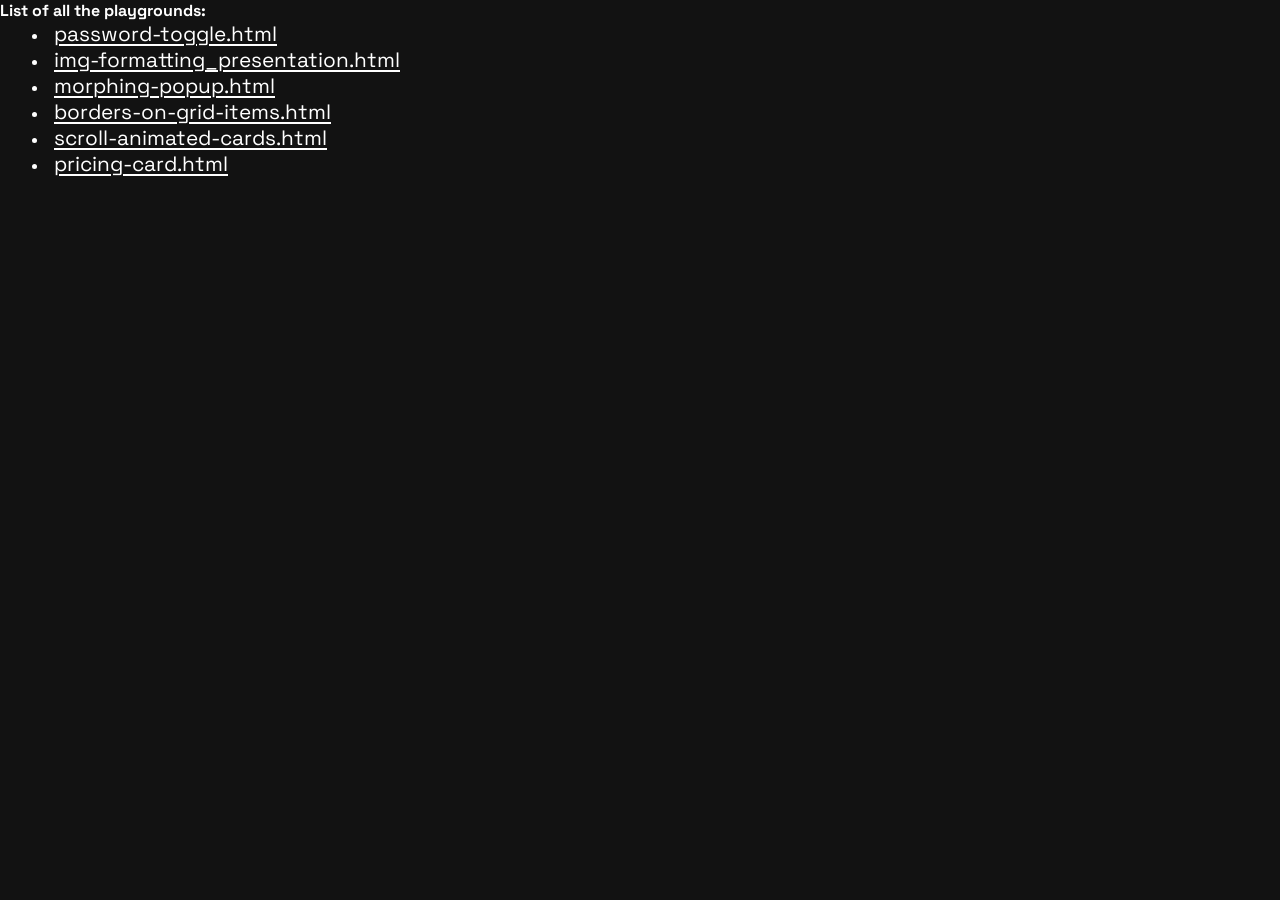
<file: index.html>
<!DOCTYPE html>
<html lang="en">

<head>
	<meta charset="UTF-8">
	<meta name="viewport" content="width=device-width, initial-scale=1.0">
	<title>The List</title>
	<link rel="stylesheet" href="global.css">

	<style>
		:root {
			color-scheme: dark;
		}

		li {
			list-style-position: inside;
			margin-inline-start: 2em;
			color: lch(85% 50% calc(sibling-index() * (360deg / sibling-count())));

			a {
				color: inherit;
				font-size: 1.3rem;
				text-decoration-color: lch(from currentColor l c h / 0.5);
				text-underline-offset: 0.15em;
				transition: color 0.2s;
			}

			a:hover, a:focus-visible {
				color:  white;
			}
		}
	</style>
</head>

<body>
	<h1>List of all the playgrounds:</h1>

	<ul>
		<li>
			<a href="password-toggle.html">password-toggle.html</a>
		</li>

		<li>
			<a href="img-formatting_presentation.html">img-formatting_presentation.html</a>
		</li>

		<li>
			<a href="morphing-popup.html">morphing-popup.html</a>
		</li>

		<li>
			<a href="borders-on-grid-items.html">borders-on-grid-items.html</a>
		</li>

		<li>
			<a href="scroll-animated-cards.html">scroll-animated-cards.html</a>
		</li>

		<li>
			<a href="pricing-card.html">pricing-card.html</a>
		</li>
	</ul>

</body>

</html>
</file>
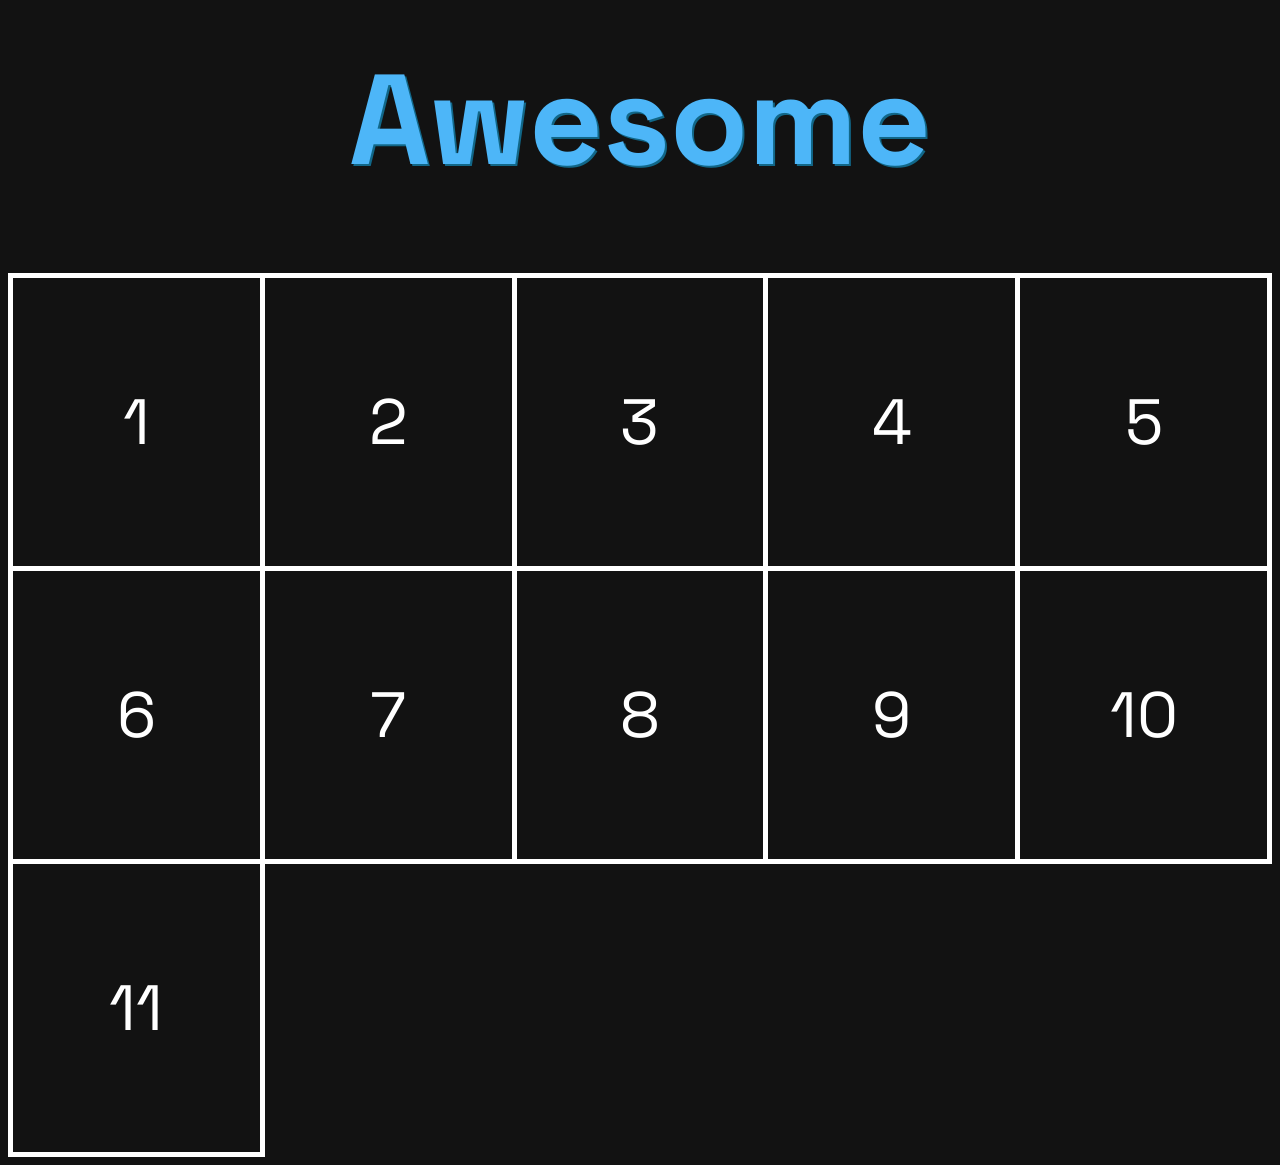
<file: borders-on-grid-items.html>
<!DOCTYPE html>
<html lang="en">

<head>
	<meta charset="UTF-8">
	<meta name="viewport" content="width=device-width, initial-scale=1.0">
	<title>Consistent borders on grid items</title>
	<link rel="stylesheet" href="global.css">

	<style>
		body {
			display: grid;
		}

		h1 {
			text-align: center;
			font-size: clamp(4rem, 10vw, 8rem);
			color: lch(70% 30% 250);
			margin-block-start: 0.3em;
			margin-block-end: 0.5em;

			--shadow-blur: 0px;
			text-shadow: 2px 2px var(--shadow-blur) lch(40% 20% 240);
			transition: text-shadow 0.4s;
		}

		h1:hover {
			--shadow-blur: 20px;
		}

		main {
			--border: 5px;
			padding: calc(var(--border) + 0.5rem);
			display: grid;
			grid-template-columns: repeat(auto-fit, minmax(min(100%, 14rem), 1fr));
			gap: calc(var(--border));
		}

		main>div {
			--bg: lch(50% 60% calc(sibling-index() * (360 / sibling-count())));

			height: 18rem;
			background-image: linear-gradient(315deg,
					var(--bg),
					lch(from var(--bg) calc(l * 1.4) c h));
			outline: var(--border) solid white;

			display: grid;
			place-content: center;
			font-size: 4rem;
			color: lch(from var(--bg) calc(l * 0.4) c h);

			text-shadow: -1.5px -1px 0 lch(from var(--bg) calc(l * 1.5) c h);
			transition: text-shadow 0.4s;
		}
	</style>
</head>

<body>

	<h1>Awesome</h1>

	<main>
		<div>1</div>
		<div>2</div>
		<div>3</div>
		<div>4</div>
		<div>5</div>
		<div>6</div>
		<div>7</div>
		<div>8</div>
		<div>9</div>
		<div>10</div>
		<div>11</div>
	</main>

</body>

</html>
</file>
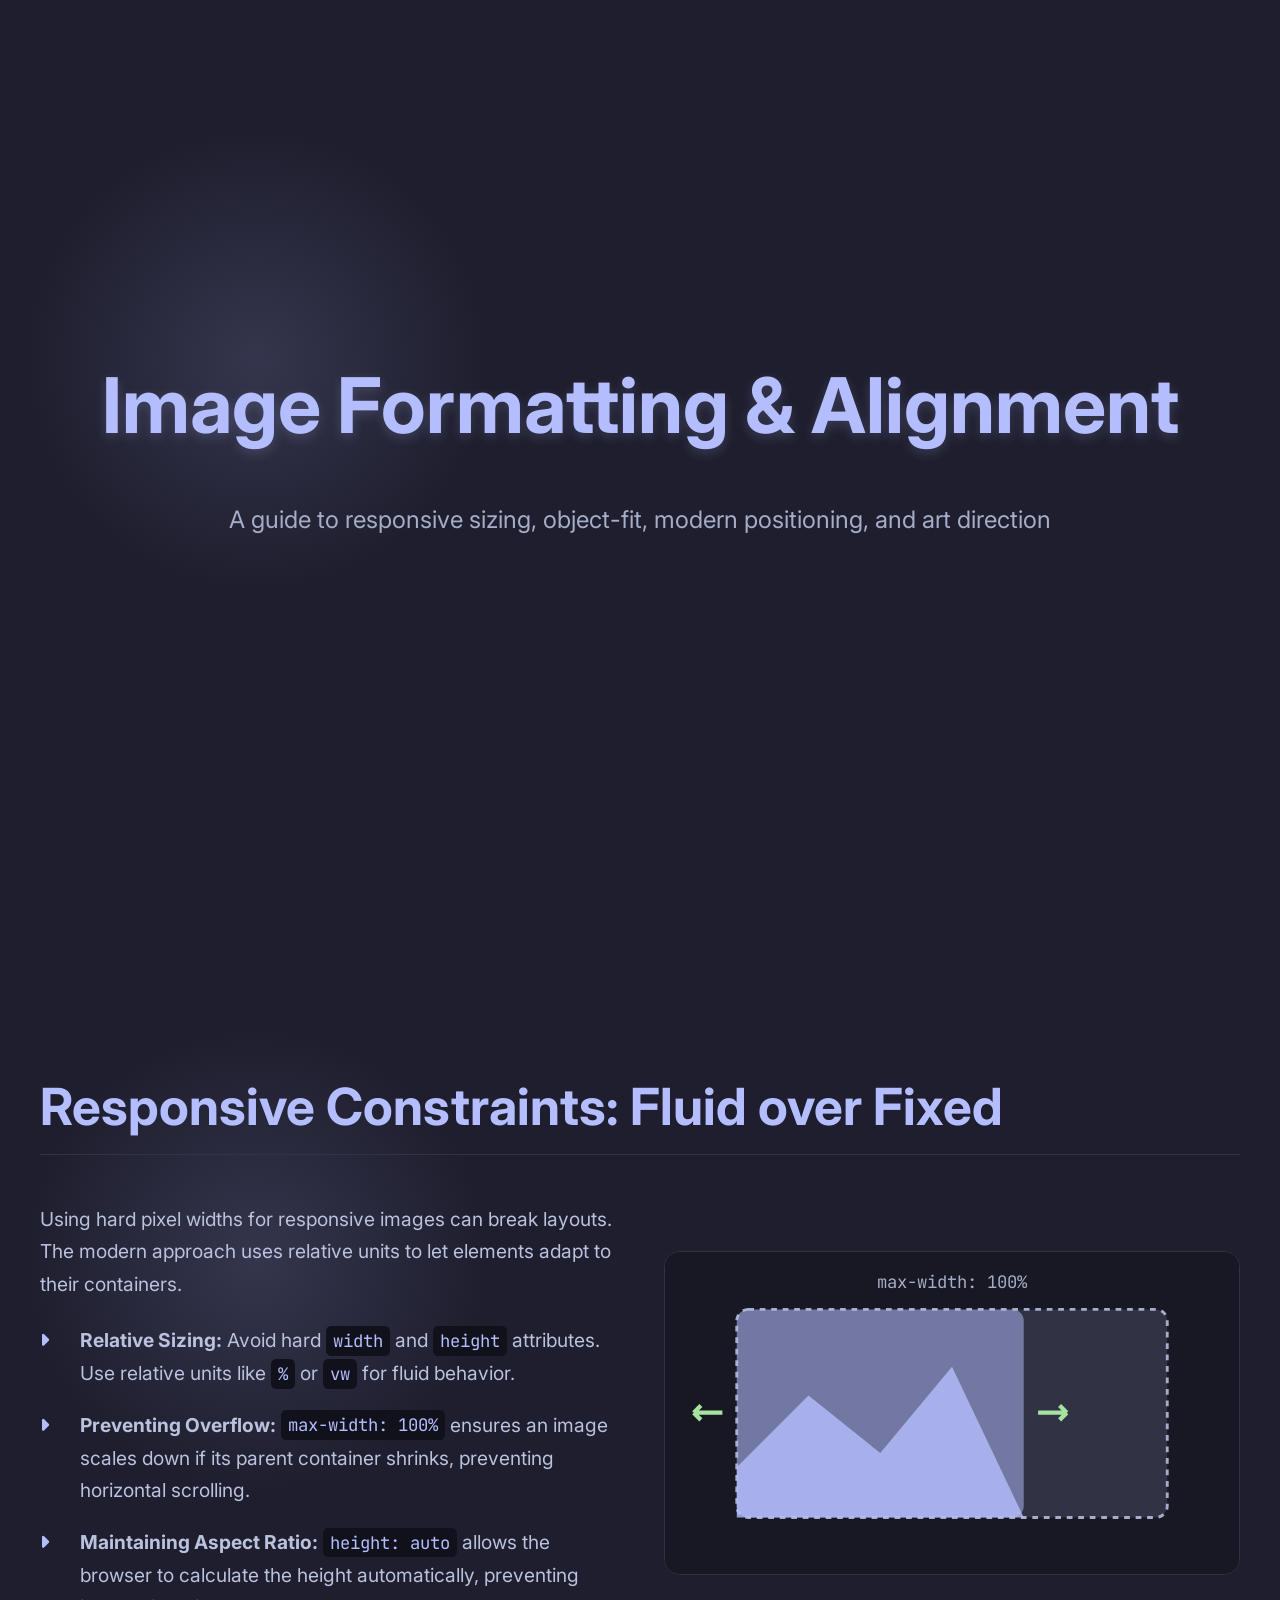
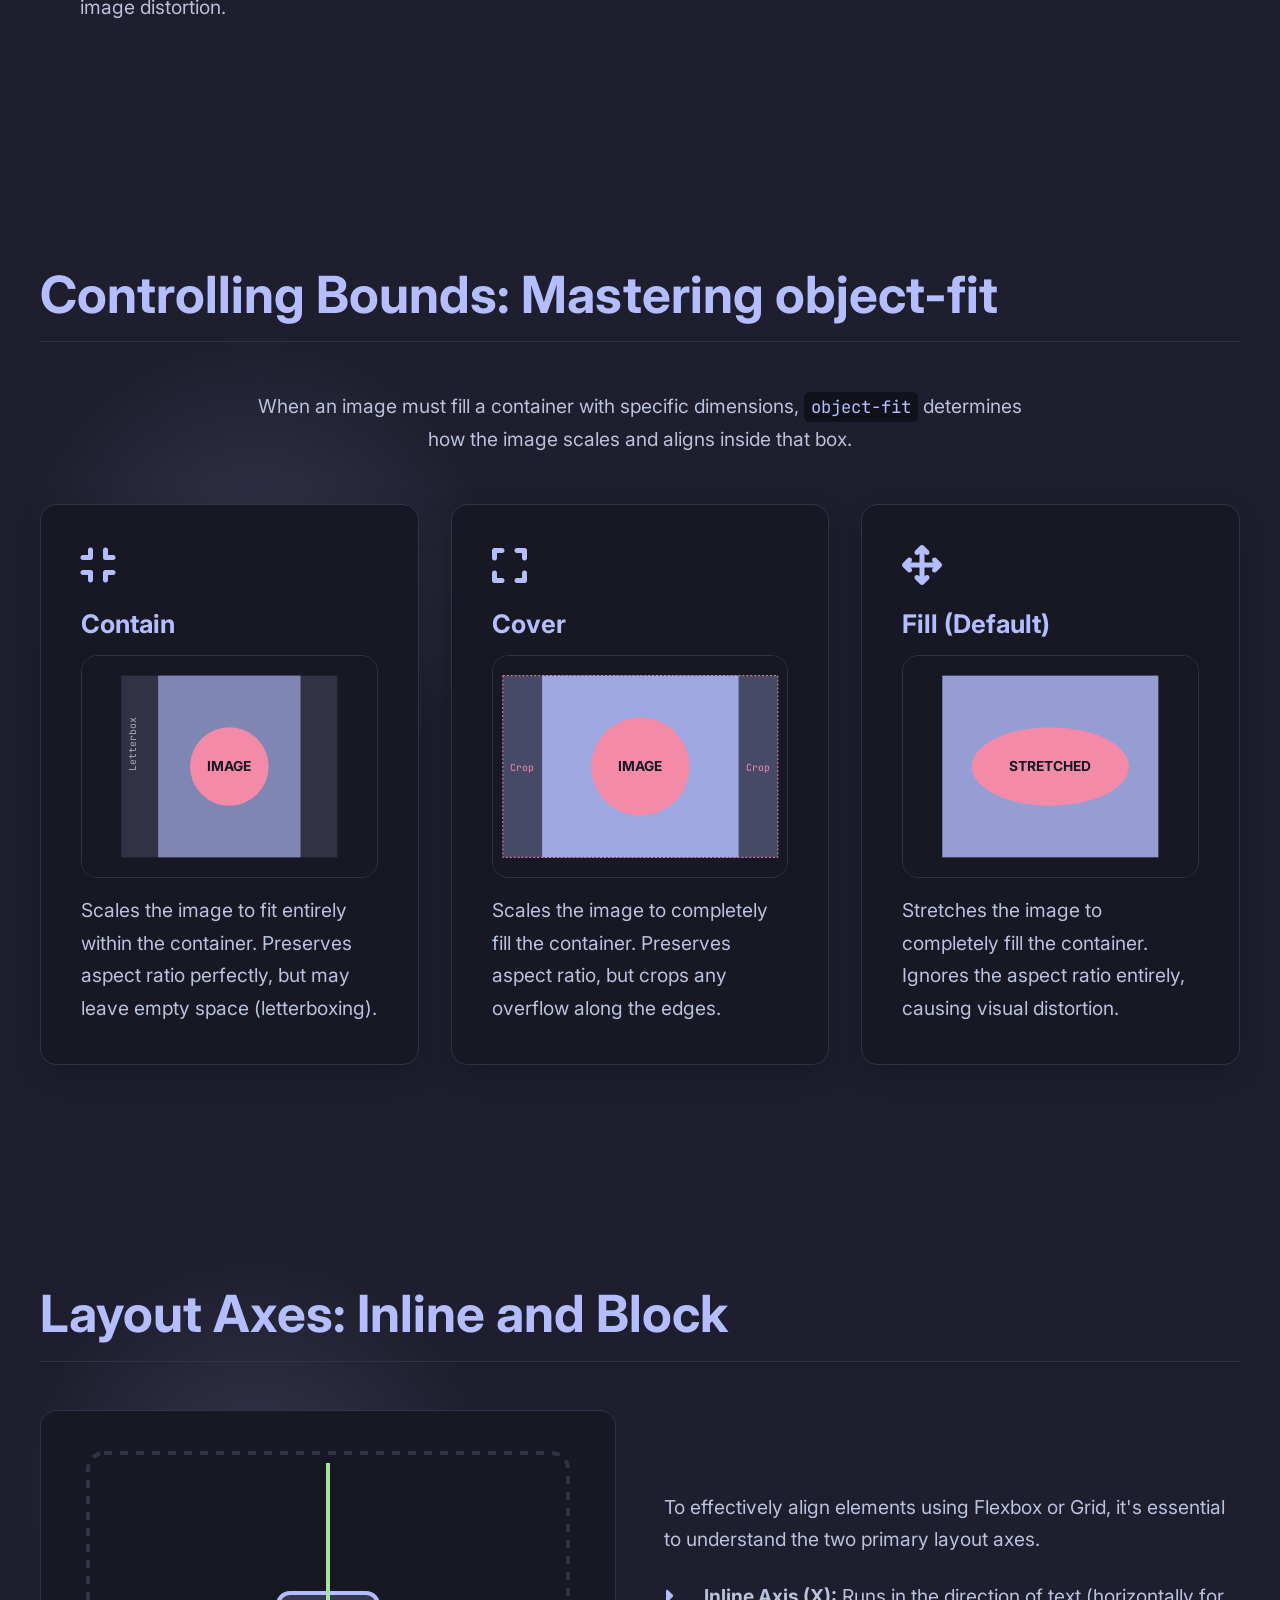
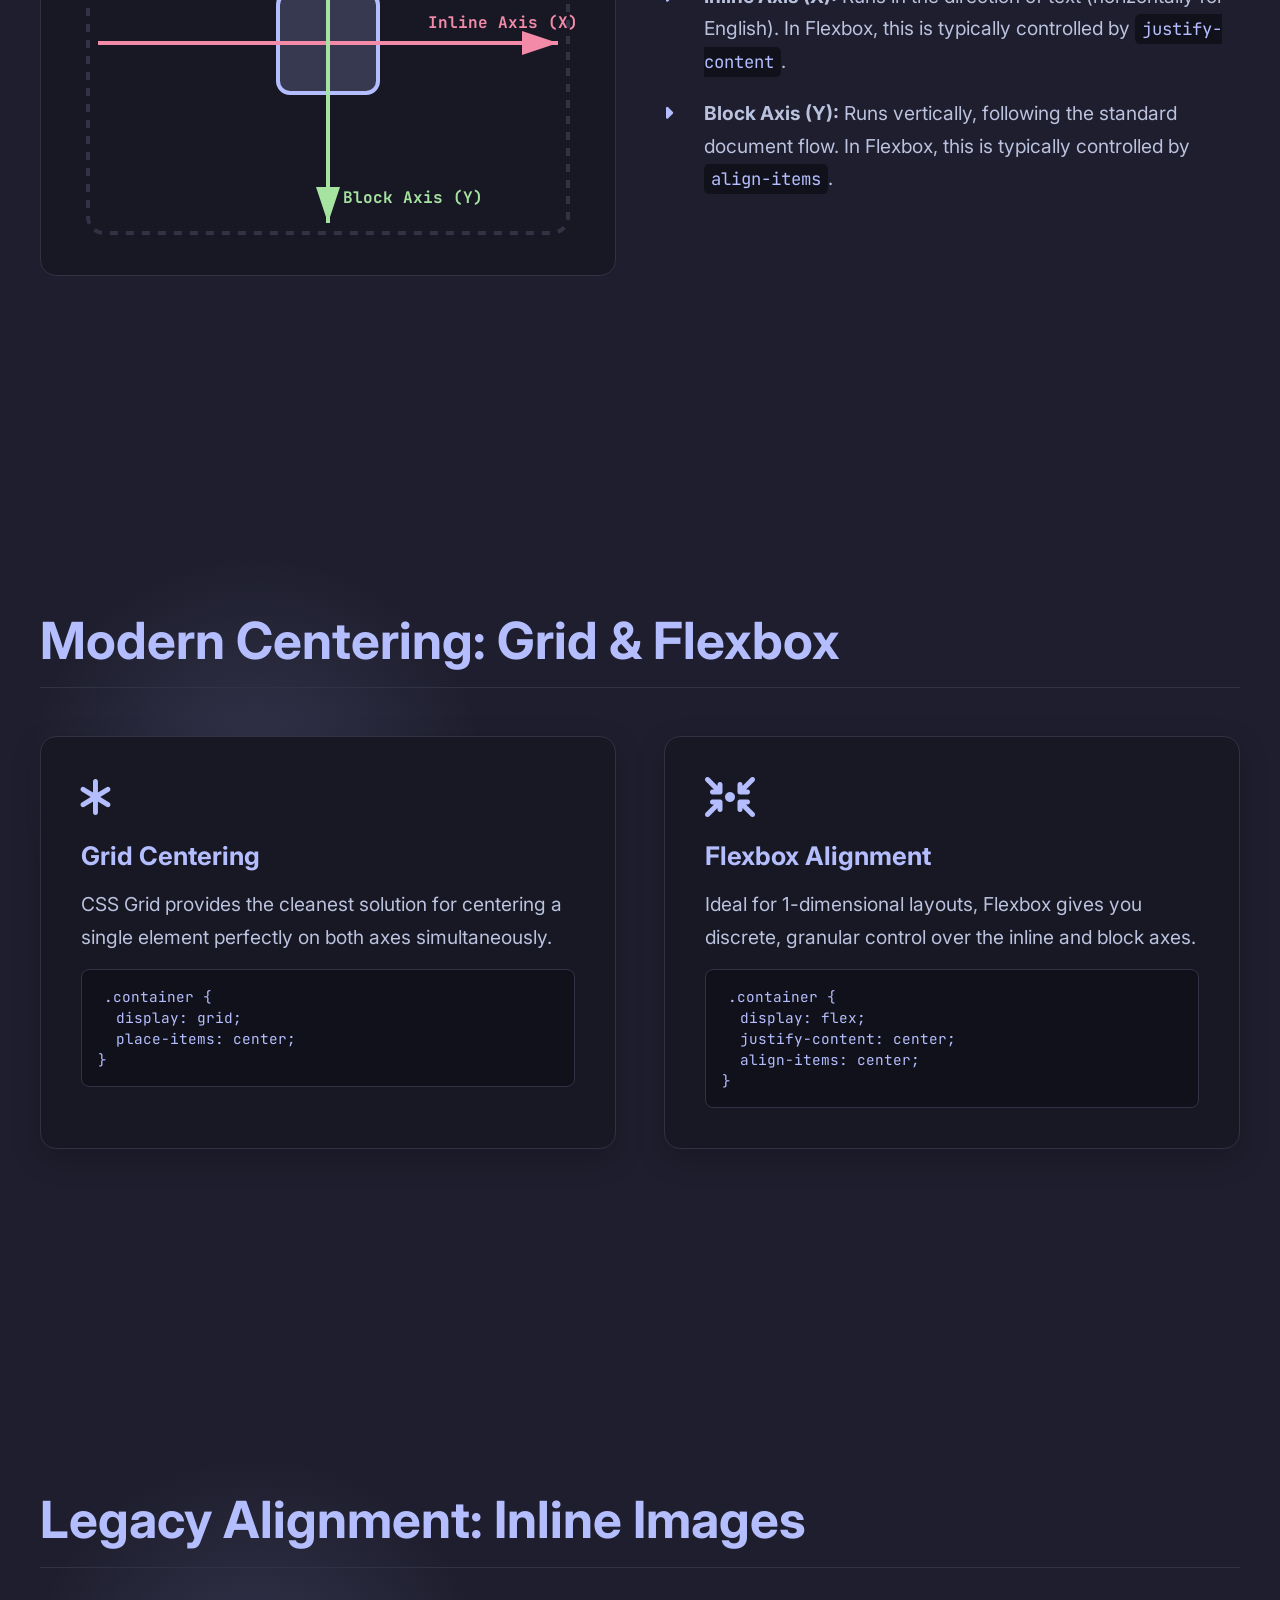
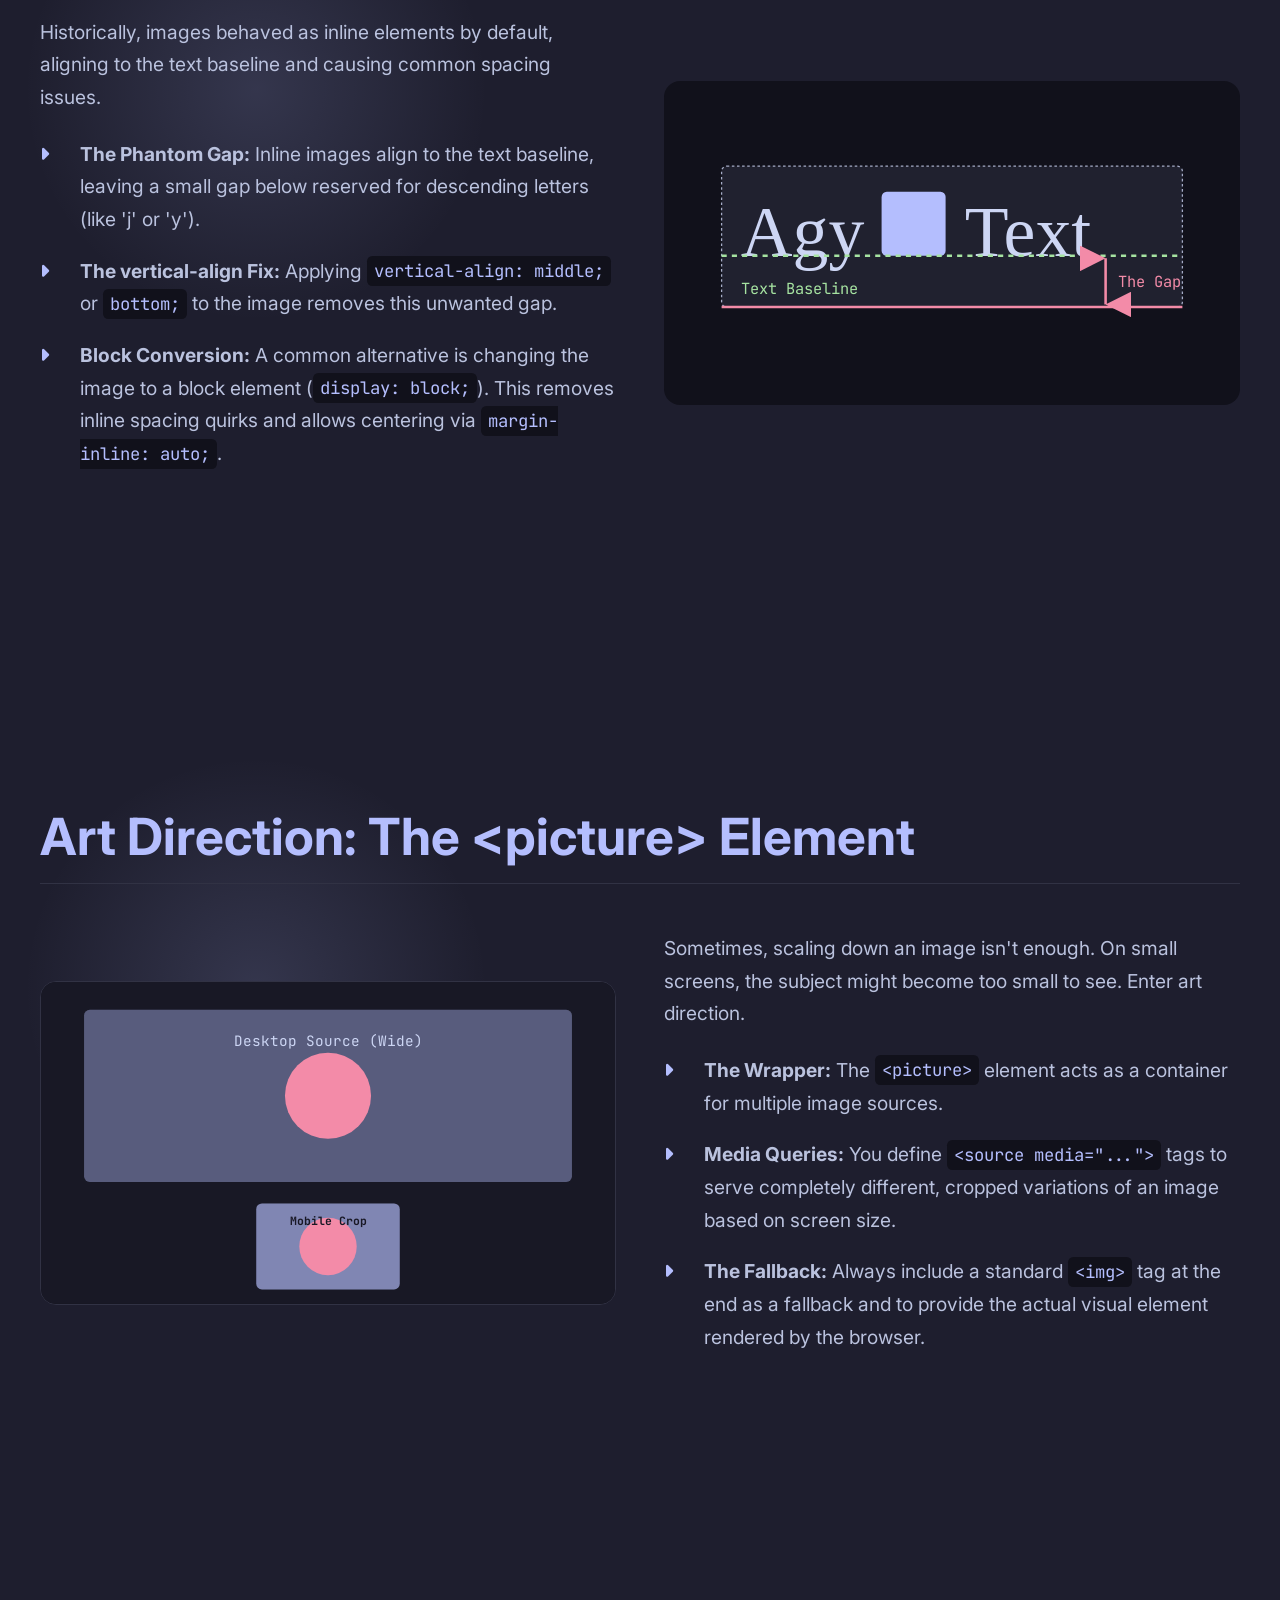
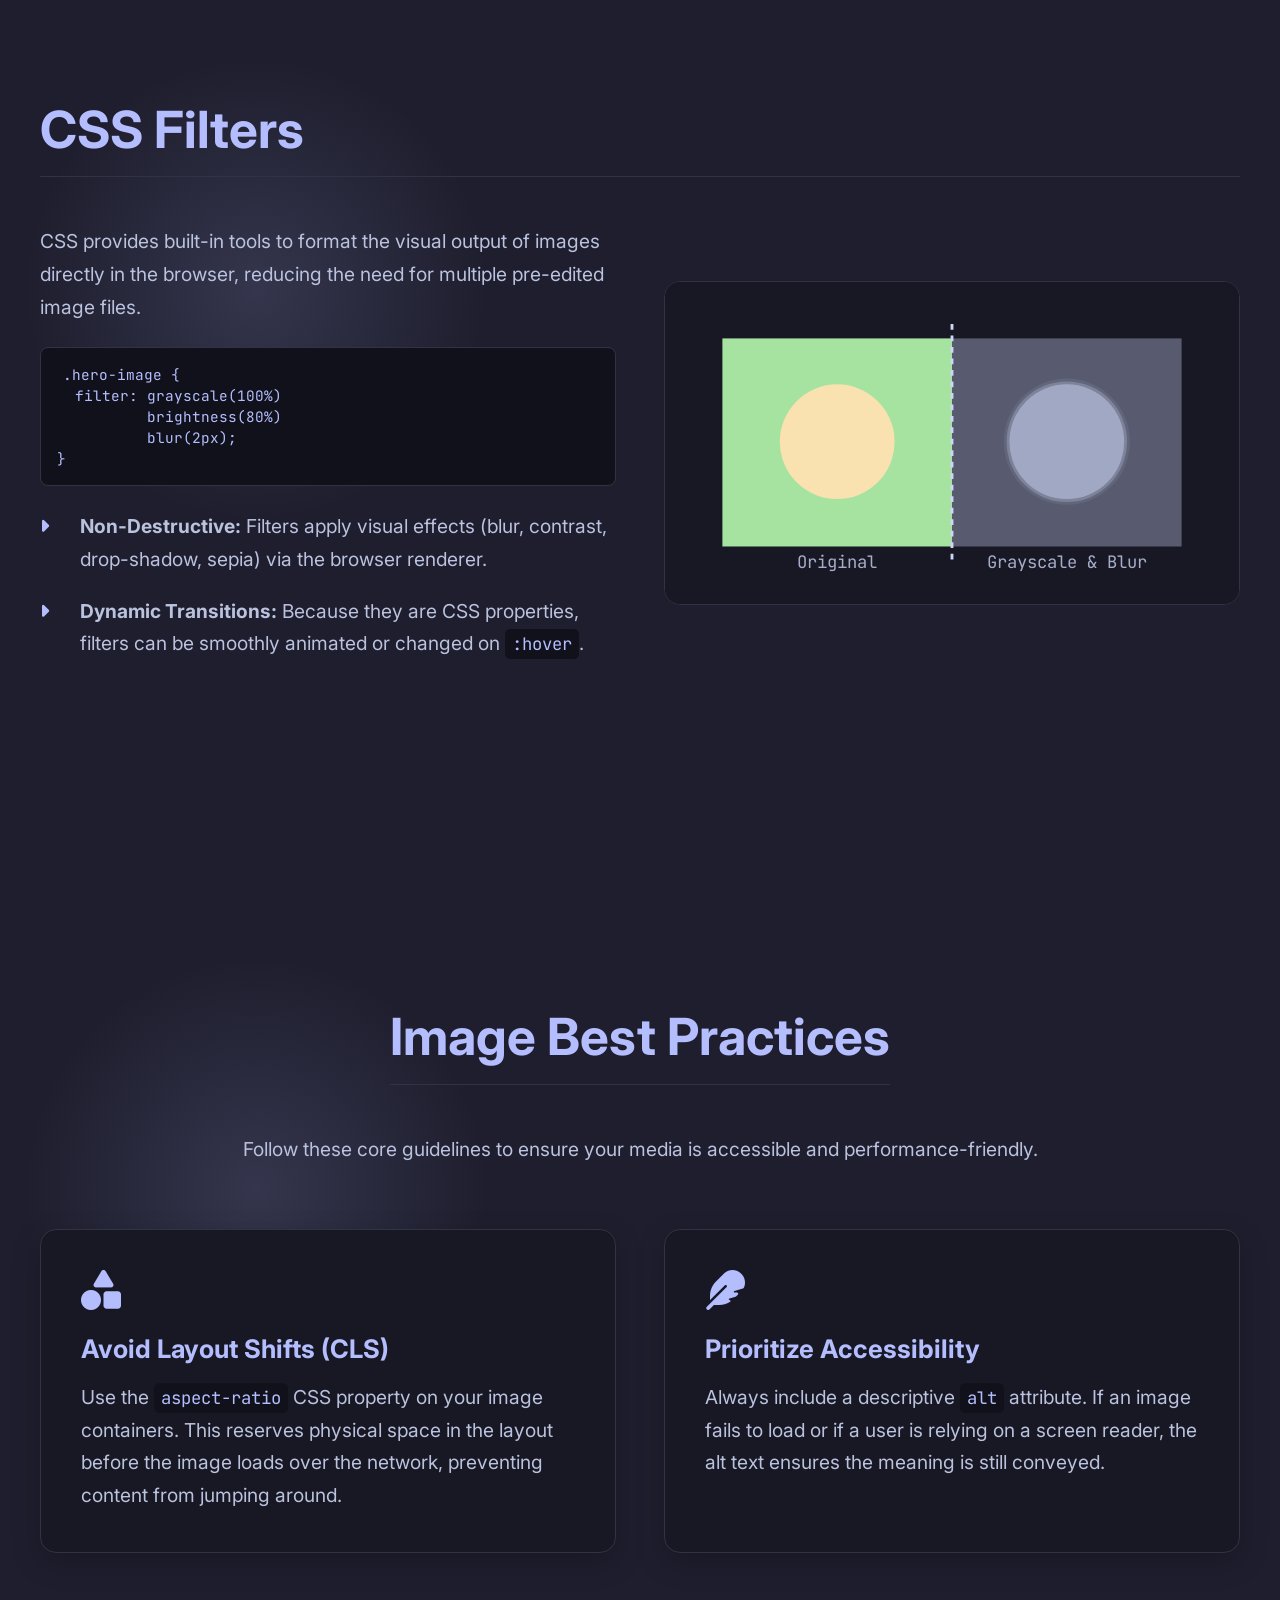
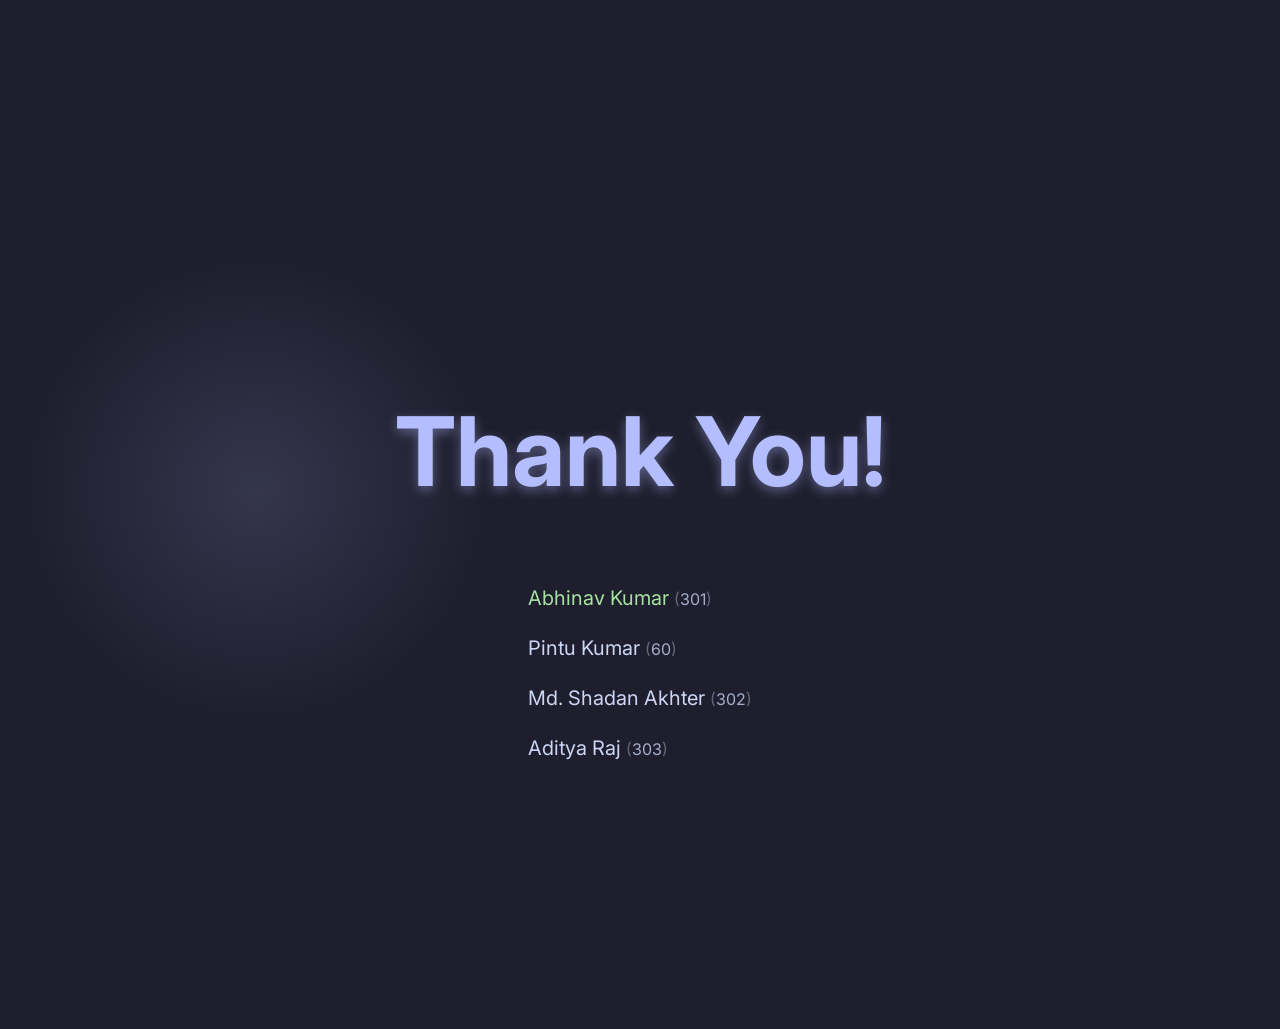
<file: img-formatting_presentation.html>
<!DOCTYPE html>
<html lang="en">

<head>
	<meta charset="UTF-8">
	<meta name="viewport" content="width=device-width, initial-scale=1.0">
	<title>Image Formatting & Alignment</title>
	<link rel="preconnect" href="https://fonts.googleapis.com">
	<link rel="preconnect" href="https://fonts.gstatic.com" crossorigin>
	<link
		href="https://fonts.googleapis.com/css2?family=Inter:wght@400;500;600;700&family=JetBrains+Mono:wght@400;700&display=swap"
		rel="stylesheet">
	<link rel="stylesheet" href="https://cdnjs.cloudflare.com/ajax/libs/font-awesome/6.5.1/css/all.min.css">

	<style>
		:root,
		.dark {
			--base: #1e1e2e;
			--mantle: #181825;
			--crust: #11111b;
			--text: #cdd6f4;
			--subtext0: #a6adc8;
			--subtext1: #bac2de;
			--lavender: #b4befe;
			--lavender-dim: rgba(180, 190, 254, 0.15);
			--red: #f38ba8;
			--green: #a6e3a1;
			--yellow: #f9e2af;
			--surface0: #313244;
			--muted: #585b70;

			--font-title: 'Inter', sans-serif;
			--font-body: 'Inter', sans-serif;
			--font-code: 'JetBrains Mono', monospace;
		}

		/* Catppuccin Latte / light, print-friendly variant */
		.light {
			--base: #ffffff;
			--mantle: #f6f6f8;
			--crust: #efecf4;
			--text: #1e1e2e;
			--subtext0: #6b6b7c;
			--subtext1: #8b8b9a;
			--lavender: #7c7cff;
			--lavender-dim: rgba(124, 124, 255, 0.08);
			--red: #c94f6d;
			--green: #5a8f5a;
			--yellow: #b58b2f;
			--surface0: #e6e6ea;
			--muted: #9aa0b4;

			--font-title: 'Inter', sans-serif;
			--font-body: 'Inter', sans-serif;
			--font-code: 'JetBrains Mono', monospace;
		}

		* {
			box-sizing: border-box;
			margin: 0;
			padding: 0;
		}

		img,
		svg,
		video,
		canvas {
			display: block;
			max-inline-size: 100%;
			block-size: auto;
		}

		html,
		body {
			background-color: var(--base);
			color: var(--text);
			font-family: var(--font-body);

			scroll-snap-type: y proximity;
			scroll-behavior: smooth;

			scrollbar-width: thin;
			scrollbar-color: var(--surface0) var(--crust);
		}

		.slide {
			min-height: 100svh;
			width: 100%;
			scroll-snap-align: start;
			display: flex;
			flex-direction: column;
			justify-content: center;
			align-items: center;
			padding: 4rem 2rem;
			position: relative;
		}

		.slide-content {
			max-inline-size: 1200px;
			width: 100%;
			display: flex;
			flex-direction: column;
			gap: 2rem;
			z-index: 10;
		}

		.slide::before {
			content: '';
			position: absolute;
			inset: 0;
			background: radial-gradient(circle at 20% 40%, var(--lavender-dim), transparent 20%);
			background-repeat: no-repeat;
			pointer-events: none;
			z-index: 0;
		}

		h1,
		h2,
		h3 {
			font-family: var(--font-title);
			color: var(--lavender);
			font-weight: 700;
			line-height: 1.2;
		}

		h1 {
			font-size: clamp(3rem, 6vw, 5rem);
			text-align: center;
			text-shadow: 0 4px 12px rgba(180, 190, 254, 0.2);
		}

		h2 {
			font-size: clamp(2.5rem, 4vw, 3.5rem);
			border-bottom: 1px solid var(--surface0);
			padding-bottom: 1rem;
			margin-bottom: 1rem;
		}

		h3 {
			font-size: clamp(1.5rem, 2vw, 2rem);
			margin-bottom: 1rem;
		}

		p,
		li {
			font-size: clamp(1.1rem, 1.5vw, 1.25rem);
			line-height: 1.7;
			color: var(--subtext1);
		}

		.subtitle {
			font-family: var(--font-body);
			font-size: clamp(1.2rem, 2vw, 1.5rem);
			color: var(--subtext0);
			text-align: center;
			font-weight: 400;
			margin-top: 1rem;
		}

		code {
			font-family: var(--font-code);
			background-color: var(--crust);
			color: var(--lavender);
			padding: 0.2em 0.4em;
			border-radius: 0.3em;
			font-size: 0.9em;
		}

		.grid-2 {
			display: grid;
			grid-template-columns: repeat(auto-fit, minmax(min(100%, 450px), 1fr));
			gap: 3rem;
			align-items: center;
		}

		.grid-3 {
			display: grid;
			grid-template-columns: repeat(auto-fit, minmax(min(100%, 300px), 1fr));
			gap: 2rem;
		}

		.card {
			background-color: var(--mantle);
			border: 1px solid var(--surface0);
			border-radius: 1rem;
			padding: 2.5rem;
			height: 100%;
			display: flex;
			flex-direction: column;
			box-shadow: 0 10px 30px rgba(0, 0, 0, 0.2);
			transition: transform 0.3s ease, border-color 0.3s ease;
		}

		.card:hover {
			transform: translateY(-5px);
			border-color: var(--lavender);
		}

		.card-icon {
			font-size: 2.5rem;
			color: var(--lavender);
			margin-bottom: 1.5rem;
		}

		.visual-vessel {
			background-color: var(--crust);
			border-radius: 1rem;
			overflow: hidden;
			border: 1px solid var(--surface0);
			aspect-ratio: 16 / 9;
			width: 100%;
			position: relative;
			display: flex;
			justify-content: center;
			align-items: center;
		}

		.visual-vessel img {
			inline-size: 100%;
			block-size: 100%;
			object-fit: cover;
			object-position: center;
		}

		ul.bullet-list {
			list-style: none;
			display: flex;
			flex-direction: column;
			gap: 1.2rem;
		}

		ul.bullet-list li {
			position: relative;
			padding-left: 2.5rem;
		}

		ul.bullet-list li::before {
			content: '\f0da';
			font-family: 'FontAwesome';
			position: absolute;
			left: 0;
			color: var(--lavender);
			font-size: 1.2rem;
		}

		.svg-container {
			width: 100%;
			height: auto;
			background-color: var(--mantle);
			border-radius: 1rem;
			padding: 2rem;
			border: 1px solid var(--surface0);
		}

		.svg-container svg {
			width: 100%;
			height: auto;
			max-height: 400px;
		}

		.presenter-list {
			list-style: none;
			display: grid;
			place-content: center;
			gap: 1rem;
			margin-top: 2rem;
		}

		.presenter-list li {
			font-size: 1.25rem;
			color: var(--text);
			text-align: start;

			&:first-of-type {
				color: var(--green);
			}

			span {
				color: var(--subtext0);
				font-size: 0.8em;

				&::before {
					content: "(";
					opacity: 50%;
				}
				
				&::after {
					content: ")";
					opacity: 50%;
				}
			}
		}
	</style>
</head>

<body>
	<section class="slide" id="slide-1">
		<div class="slide-content" style="align-items: center;">
			<h1>Image Formatting & Alignment</h1>
			<p class="subtitle">A guide to responsive sizing, object-fit, modern positioning, and art direction</p>
		</div>
	</section>

	<section class="slide" id="slide-2">
		<div class="slide-content">
			<h2>Responsive Constraints: Fluid over Fixed</h2>
			<div class="grid-2">
				<div>
					<p style="margin-bottom: 1.5rem;">Using hard pixel widths for responsive images can break
						layouts. The modern approach uses relative units to let elements adapt to their containers.
					</p>
					<ul class="bullet-list">
						<li><strong>Relative Sizing:</strong> Avoid hard <code>width</code> and <code>height</code>
							attributes. Use relative units like <code>%</code> or <code>vw</code> for fluid
							behavior.</li>
						<li><strong>Preventing Overflow:</strong> <code>max-width: 100%</code> ensures an image
							scales down if its parent container shrinks, preventing horizontal scrolling.</li>
						<li><strong>Maintaining Aspect Ratio:</strong> <code>height: auto</code> allows the browser
							to calculate the height automatically, preventing image distortion.</li>
					</ul>
				</div>
				<div class="visual-vessel">
					<svg viewBox="0 0 400 225" width="100%" height="100%">
						<rect width="400" height="225" fill="var(--mantle)" />
						<rect x="50" y="40" width="300" height="145" rx="8" fill="var(--surface0)" stroke="var(--subtext0)"
							stroke-width="2" stroke-dasharray="4 4" />
						<rect x="50" y="40" width="200" height="145" rx="8" fill="var(--lavender)" fill-opacity="0.5" />
						<path d="M 50 150 L 100 100 L 150 140 L 200 80 L 250 185 L 50 185 Z" fill="var(--lavender)"
							opacity="0.8" />
						<path d="M 260 112 L 280 112 M 280 112 L 275 107 M 280 112 L 275 117" stroke="var(--green)"
							stroke-width="3" fill="none" />
						<path d="M 40 112 L 20 112 M 20 112 L 25 107 M 20 112 L 25 117" stroke="var(--green)"
							stroke-width="3" fill="none" />
						<text x="200" y="25" fill="var(--subtext0)" font-family="var(--font-code)" font-size="12"
							text-anchor="middle">max-width: 100%</text>
					</svg>
				</div>
			</div>
		</div>
	</section>

	<section class="slide" id="slide-3">
		<div class="slide-content">
			<h2>Controlling Bounds: Mastering object-fit</h2>
			<p style="margin-bottom: 1rem; text-align: center; max-width: 800px; margin-inline: auto;">When an image
				must fill a container with specific dimensions, <code>object-fit</code> determines how the image
				scales and aligns inside that box.</p>

			<div class="grid-3">
				<div class="card">
					<i class="fa-solid fa-compress card-icon"></i>
					<h3>Contain</h3>
					<div class="visual-vessel"
						style="aspect-ratio: 4/3; margin-bottom: 1rem; background-color: var(--crust);">
						<svg viewBox="0 0 300 225" width="100%" height="100%">
							<rect width="300" height="225" fill="var(--mantle)" />
							<rect x="40" y="20" width="220" height="185" fill="var(--surface0)" />
							<rect x="77.5" y="20" width="145" height="185" fill="var(--lavender)" fill-opacity="0.6" />
							<circle cx="150" cy="112.5" r="40" fill="var(--red)" />
							<text x="150" y="117" fill="var(--mantle)" font-family="var(--font-body)" font-weight="bold"
								font-size="14" text-anchor="middle">IMAGE</text>
							<text x="55" y="117" fill="var(--subtext0)" font-family="var(--font-code)" font-size="10"
								transform="rotate(-90 55,117)">Letterbox</text>
							</svg>
					</div>
					<p>Scales the image to fit entirely within the container. Preserves aspect ratio perfectly, but
						may leave empty space (letterboxing).</p>
				</div>

				<div class="card">
					<i class="fa-solid fa-expand card-icon"></i>
					<h3>Cover</h3>
					<div class="visual-vessel" style="aspect-ratio: 4/3; margin-bottom: 1rem;">
						<svg viewBox="0 0 300 225" width="100%" height="100%">
							<rect width="300" height="225" fill="var(--mantle)" />
							<rect x="10" y="20" width="280" height="185" fill="var(--lavender)" fill-opacity="0.3"
								stroke="var(--red)" stroke-dasharray="2 2" />
							<rect x="50" y="20" width="200" height="185" fill="var(--lavender)" fill-opacity="0.8" />
							<circle cx="150" cy="112.5" r="50" fill="var(--red)" />
							<text x="150" y="117" fill="var(--mantle)" font-family="var(--font-body)" font-weight="bold"
								font-size="14" text-anchor="middle">IMAGE</text>
							<text x="30" y="117" fill="var(--red)" font-family="var(--font-code)" font-size="10"
								text-anchor="middle">Crop</text>
							<text x="270" y="117" fill="var(--red)" font-family="var(--font-code)" font-size="10"
								text-anchor="middle">Crop</text>
							</svg>
					</div>
					<p>Scales the image to completely fill the container. Preserves aspect ratio, but crops any
						overflow along the edges.</p>
				</div>

				<div class="card">
					<i class="fa-solid fa-arrows-up-down-left-right card-icon"></i>
					<h3>Fill (Default)</h3>
					<div class="visual-vessel" style="aspect-ratio: 4/3; margin-bottom: 1rem;">
						<svg viewBox="0 0 300 225" width="100%" height="100%">
							<rect width="300" height="225" fill="var(--mantle)" />
							<rect x="40" y="20" width="220" height="185" fill="var(--lavender)" fill-opacity="0.8" />
							<ellipse cx="150" cy="112.5" rx="80" ry="40" fill="var(--red)" />
							<text x="150" y="117" fill="var(--mantle)" font-family="var(--font-body)" font-weight="bold"
								font-size="14" text-anchor="middle">STRETCHED</text>
							</svg>
					</div>
					<p>Stretches the image to completely fill the container. Ignores the aspect ratio entirely,
						causing visual distortion.</p>
				</div>
			</div>
		</div>
	</section>

	<section class="slide" id="slide-4">
		<div class="slide-content">
			<h2>Layout Axes: Inline and Block</h2>
			<div class="grid-2">
				<div class="svg-container">
					<svg viewBox="0 0 500 400" xmlns="http://www.w3.org/2000/svg">
						<rect x="10" y="10" width="480" height="380" rx="16" fill="none" stroke="var(--surface0)"
							stroke-width="4" stroke-dasharray="8 8" />

						<rect x="200" y="150" width="100" height="100" rx="12" fill="var(--lavender)" fill-opacity="0.2"
							stroke="var(--lavender)" stroke-width="4" />

						<line x1="20" y1="200" x2="480" y2="200" stroke="var(--red)" stroke-width="4"
							marker-end="url(#arrow-red)" />
						<text x="350" y="185" fill="var(--red)" font-family="JetBrains Mono" font-weight="bold"
							font-size="16">Inline Axis (X)</text>

						<line x1="250" y1="20" x2="250" y2="380" stroke="var(--green)" stroke-width="4"
							marker-end="url(#arrow-green)" />
						<text x="265" y="360" fill="var(--green)" font-family="JetBrains Mono" font-weight="bold"
							font-size="16">Block Axis (Y)</text>

						<defs>
							<marker id="arrow-red" markerWidth="10" markerHeight="10" refX="9" refY="3" orient="auto"
								markerUnits="strokeWidth">
								<path d="M0,0 L0,6 L9,3 z" fill="var(--red)" />
							</marker>
							<marker id="arrow-green" markerWidth="10" markerHeight="10" refX="9" refY="3" orient="auto"
								markerUnits="strokeWidth">
								<path d="M0,0 L0,6 L9,3 z" fill="var(--green)" />
							</marker>
						</defs>
					</svg>
				</div>
				<div>
					<p style="margin-bottom: 1.5rem;">To effectively align elements using Flexbox or Grid, it's
						essential to understand the two primary layout axes.</p>
					<ul class="bullet-list">
						<li><strong>Inline Axis (X):</strong> Runs in the direction of text (horizontally for
							English). In Flexbox, this is typically controlled by <code>justify-content</code>.</li>
						<li><strong>Block Axis (Y):</strong> Runs vertically, following the standard document flow.
							In Flexbox, this is typically controlled by <code>align-items</code>.</li>
					</ul>
				</div>
			</div>
		</div>
	</section>

	<section class="slide" id="slide-5">
		<div class="slide-content">
			<h2>Modern Centering: Grid & Flexbox</h2>
			<div class="grid-2">
				<div class="card">
					<i class="fa-solid fa-asterisk card-icon"></i>
					<h3>Grid Centering</h3>
					<p style="margin-bottom: 1rem;">CSS Grid provides the cleanest solution for centering a single
						element perfectly on both axes simultaneously.</p>
					<pre
						style="background: var(--crust); padding: 1rem; border-radius: 0.5rem; border: 1px solid var(--surface0); color: var(--lavender); font-family: var(--font-code);"><code>.container {
  display: grid;
  place-items: center;
}</code></pre>
				</div>

				<div class="card">
					<i class="fa-solid fa-arrows-to-circle card-icon"></i>
					<h3>Flexbox Alignment</h3>
					<p style="margin-bottom: 1rem;">Ideal for 1-dimensional layouts, Flexbox gives you discrete,
						granular control over the inline and block axes.</p>
					<pre
						style="background: var(--crust); padding: 1rem; border-radius: 0.5rem; border: 1px solid var(--surface0); color: var(--lavender); font-family: var(--font-code);"><code>.container {
  display: flex;
  justify-content: center;
  align-items: center;
}</code></pre>
				</div>
			</div>
		</div>
	</section>

	<section class="slide" id="slide-6">
		<div class="slide-content">
			<h2>Legacy Alignment: Inline Images</h2>
			<div class="grid-2">
				<div>
					<p style="margin-bottom: 1.5rem;">Historically, images behaved as inline elements by default,
						aligning to the text baseline and causing common spacing issues.</p>
					<ul class="bullet-list">
						<li><strong>The Phantom Gap:</strong> Inline images align to the text baseline, leaving a
							small gap below reserved for descending letters (like 'j' or 'y').</li>
						<li><strong>The vertical-align Fix:</strong> Applying <code>vertical-align: middle;</code>
							or <code>bottom;</code> to the image removes this unwanted gap.</li>
						<li><strong>Block Conversion:</strong> A common alternative is changing the image to a block
							element (<code>display: block;</code>). This removes inline spacing quirks and allows
							centering via <code>margin-inline: auto;</code>.</li>
					</ul>
				</div>
				<div class="visual-vessel" style="background-color: var(--crust); border: none; padding: 2rem;">
					<svg viewBox="0 0 400 200" width="100%" height="100%">
						<defs>
							<marker id="arrow-down" markerWidth="10" markerHeight="10" refX="5" refY="10" orient="auto">
								<path d="M0,0 L10,0 L5,10 z" fill="var(--red)" />
							</marker>
							<marker id="arrow-up" markerWidth="10" markerHeight="10" refX="5" refY="0" orient="auto">
								<path d="M0,10 L10,10 L5,0 z" fill="var(--red)" />
							</marker>
						</defs>
						<rect x="20" y="40" width="360" height="110" fill="var(--surface0)" fill-opacity="0.5" stroke="var(--subtext0)"
							stroke-width="1" stroke-dasharray="2 2" rx="4" />

						<text x="35" y="110" fill="var(--text)" font-family="Times New Roman, serif"
							font-size="56">Agy</text>
						<rect x="145" y="60" width="50" height="50" fill="var(--lavender)" rx="4" />
						<text x="210" y="110" fill="var(--text)" font-family="Times New Roman, serif"
							font-size="56">Text</text>

						<line x1="20" y1="110" x2="380" y2="110" stroke="var(--green)" stroke-width="2"
							stroke-dasharray="4 4" />
						<text x="35" y="140" fill="var(--green)" font-family="var(--font-code)" font-size="12">Text
							Baseline</text>

						<line x1="20" y1="150" x2="380" y2="150" stroke="var(--red)" stroke-width="2" />

						<line x1="320" y1="112" x2="320" y2="148" stroke="var(--red)" stroke-width="2"
							marker-start="url(#arrow-up)" marker-end="url(#arrow-down)" />
						<text x="330" y="134" fill="var(--red)" font-family="var(--font-code)" font-size="12">The
							Gap</text>
					</svg>
				</div>
			</div>
		</div>
	</section>

	<section class="slide" id="slide-7">
		<div class="slide-content">
			<h2>Art Direction: The &lt;picture&gt; Element</h2>
			<div class="grid-2">
				<div class="visual-vessel">
					<svg viewBox="0 0 400 225" width="100%" height="100%">
						<rect width="400" height="225" fill="var(--mantle)" />
						<rect x="30" y="20" width="340" height="120" rx="4" fill="var(--surface0)" />
						<rect x="30" y="20" width="340" height="120" rx="4" fill="var(--lavender)" fill-opacity="0.3" />
						<circle cx="200" cy="80" r="30" fill="var(--red)" />
						<text x="200" y="45" fill="var(--text)" font-family="var(--font-code)" font-size="10"
							text-anchor="middle">Desktop Source (Wide)</text>

						<rect x="150" y="155" width="100" height="60" rx="4" fill="var(--surface0)" />
						<rect x="150" y="155" width="100" height="60" rx="4" fill="var(--lavender)" fill-opacity="0.6" />
						<circle cx="200" cy="185" r="20" fill="var(--red)" />
						<text x="200" y="170" fill="var(--mantle)" font-family="var(--font-code)" font-size="8"
							font-weight="bold" text-anchor="middle">Mobile Crop</text>
						</svg>
				</div>
				<div>
					<p style="margin-bottom: 1.5rem;">Sometimes, scaling down an image isn't enough. On small
						screens, the subject might become too small to see. Enter art direction.</p>
					<ul class="bullet-list">
						<li><strong>The Wrapper:</strong> The <code>&lt;picture&gt;</code> element acts as a
							container for multiple image sources.</li>
						<li><strong>Media Queries:</strong> You define <code>&lt;source media="..."&gt;</code> tags
							to serve completely different, cropped variations of an image based on screen size.</li>
						<li><strong>The Fallback:</strong> Always include a standard <code>&lt;img&gt;</code> tag at
							the end as a fallback and to provide the actual visual element rendered by the browser.
						</li>
					</ul>
				</div>
			</div>
		</div>
	</section>

	<section class="slide" id="slide-8">
		<div class="slide-content">
			<h2>CSS Filters</h2>
			<div class="grid-2">
				<div>
					<p style="margin-bottom: 1.5rem;">CSS provides built-in tools to format the visual output of
						images directly in the browser, reducing the need for multiple pre-edited image files.</p>
					<pre
						style="background: var(--crust); padding: 1rem; border-radius: 0.5rem; border: 1px solid var(--surface0); color: var(--lavender); font-family: var(--font-code); margin-bottom: 1.5rem;"><code>.hero-image {
  filter: grayscale(100%) 
          brightness(80%) 
          blur(2px);
}</code></pre>
					<ul class="bullet-list">
						<li><strong>Non-Destructive:</strong> Filters apply visual effects (blur, contrast,
							drop-shadow, sepia) via the browser renderer.</li>
						<li><strong>Dynamic Transitions:</strong> Because they are CSS properties, filters can be
							smoothly animated or changed on <code>:hover</code>.</li>
					</ul>
				</div>
				<div class="visual-vessel">
					<svg viewBox="0 0 400 225" width="100%" height="100%">
						<rect width="400" height="225" fill="var(--mantle)" />
						<g>
							<rect x="40" y="40" width="160" height="145" fill="var(--green)" />
							<circle cx="120" cy="112" r="40" fill="var(--yellow)" />
							<text x="120" y="200" fill="var(--subtext0)" font-family="var(--font-code)" font-size="12"
								text-anchor="middle">Original</text>
						</g>
						<g>
							<rect x="200" y="40" width="160" height="145" fill="var(--muted)" />
							<circle cx="280" cy="112" r="40" fill="var(--subtext1)" opacity="0.6" />
							<circle cx="280" cy="112" r="42" fill="var(--subtext1)" opacity="0.3" />
							<circle cx="280" cy="112" r="44" fill="var(--subtext1)" opacity="0.1" />
							<text x="280" y="200" fill="var(--subtext0)" font-family="var(--font-code)" font-size="12"
								text-anchor="middle">Grayscale & Blur</text>
						</g>
						<line x1="200" y1="30" x2="200" y2="195" stroke="var(--text)" stroke-width="2"
							stroke-dasharray="4 4" />
					</svg>
				</div>
			</div>
		</div>
	</section>

	<section class="slide" id="slide-9">
		<div class="slide-content" style="align-items: center; text-align: center;">
			<h2>Image Best Practices</h2>
			<p style="max-width: 800px; margin-bottom: 2rem;">Follow these core guidelines to ensure your media is
				accessible and performance-friendly.</p>

			<div class="grid-2" style="width: 100%; text-align: left;">
				<div class="card">
					<i class="fa-solid fa-shapes card-icon"></i>
					<h3>Avoid Layout Shifts (CLS)</h3>
					<p>Use the <code>aspect-ratio</code> CSS property on your image containers. This reserves
						physical space in the layout before the image loads over the network, preventing content
						from jumping around.</p>
				</div>
				<div class="card">
					<i class="fa-solid fa-feather card-icon"></i>
					<h3>Prioritize Accessibility</h3>
					<p>Always include a descriptive <code>alt</code> attribute. If an image fails to load or if a
						user is relying on a screen reader, the alt text ensures the meaning is still conveyed.</p>
				</div>
			</div>
		</div>
	</section>

	<section class="slide" id="slide-10">
		<div class="slide-content" style="align-items: center; text-align: center;">
			<h1
				style="font-size: clamp(4rem, 8vw, 6rem); margin-bottom: 0.5rem; text-shadow: 0 4px 12px rgba(180, 190, 254, 0.4);">
				Thank You!</h1>

			<ul class="presenter-list">
				<li>Abhinav Kumar <span>301</span></li>
				<li>Pintu Kumar <span>60</span></li>
				<li>Md. Shadan Akhter <span>302</span></li>
				<li>Aditya Raj <span>303</span></li>
			</ul>
		</div>
	</section>

</body>

</html>
</file>
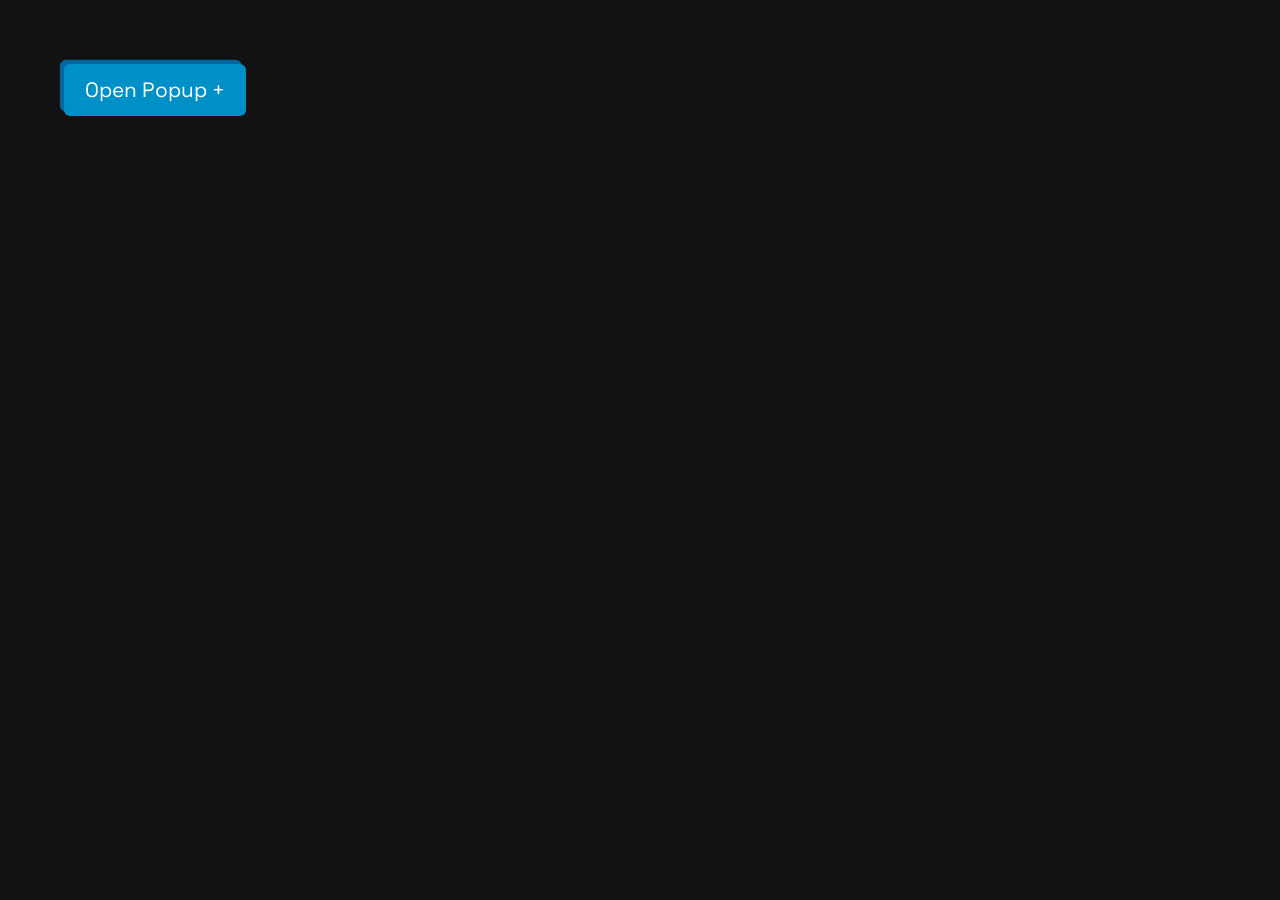
<file: morphing-popup.html>
<!DOCTYPE html>
<html lang="en">

<head>
	<meta charset="UTF-8">
	<meta name="viewport" content="width=device-width, initial-scale=1.0">
	<title>Morphing Popup</title>
	<link rel="stylesheet" href="global.css">

	<style>
		body {
			overflow: clip;
		}

		main {
			padding: 4em;
			display: grid;
			place-content: center;
		}

		button {
			border: none;
			outline: none;
			font-size: 1.3rem;
			white-space: nowrap;
			anchor-name: --popover-1;

			--bg: lch(50% 50% 220deg);
			background: var(--bg);
			height: 2.5em;
			padding: 0.5em 1em;
			border-radius: 0.3em;
			cursor: pointer;
			box-shadow: -0.2em -0.2em 0 lch(from var(--bg) calc(l * 0.7) c h);
			transition: filter 0.25s ease, box-shadow 0.25s ease, opacity 0.2s ease;

			&:hover,
			&:focus-visible {
				filter: brightness(90%);
			}

			&:active {
				box-shadow: -0.1em -0.1em 0 lch(from var(--bg) calc(l * 0.7) c h);
			}
		}

		[popover] {
			--bg: lch(60% 40% 150deg);
			background-image: linear-gradient(315deg, var(--bg), lch(from var(--bg) calc(l * 1.2) c h));
			color: lch(from var(--bg) calc(l * 0.5) c h);
			border: 4px solid lch(from var(--bg) calc(l * 0.5) c h);
			border-radius: 0.4rem;
			overflow: clip;

			inset: unset;
			position-anchor: --popover-1;
			inset-block-start: calc((anchor(start) + anchor(end)) * 0.5);
			inset-inline-start: calc((anchor(start) + anchor(end)) * 0.5);
			inline-size: anchor-size(self-inline);
			block-size: anchor-size(self-block);

			translate: -50% -50%;
			opacity: 0.5;

			--duration: .5s;
			--delay: .1s;
			transition: inset-block-start var(--duration) 0s, inset-inline-start var(--duration) 0s, inline-size, block-size, display, opacity;
			transition-delay: var(--delay);
			transition-duration: var(--duration);
			transition-timing-function: linear(0, 0.354 7.4%, 0.628 15.3%, 0.827 23.8%, 0.902 28.4%, 0.959 33.2%, 1.02 41.8%, 1.044 51.9%, 1.04 61%, 1.005 85.3%, 1);
			transition-behavior: allow-discrete;
		}

		[popover]:popover-open {
			opacity: 1;
			inset-block-start: 50%;
			inset-inline-start: 50%;
			inline-size: min-content;
			block-size: auto;
			transition: inset-block-start var(--duration) var(--delay), inset-inline-start var(--duration) var(--delay), inline-size, block-size, display, opacity;
			transition-duration: var(--duration);
			transition-delay: 0s;
			transition-timing-function: linear(0, 0.354 7.4%, 0.628 15.3%, 0.827 23.8%, 0.902 28.4%, 0.959 33.2%, 1.02 41.8%, 1.044 51.9%, 1.04 61%, 1.005 85.3%, 1);

			@starting-style {
				inset-block-start: calc((anchor(start) + anchor(end)) * 0.5);
				inset-inline-start: calc((anchor(start) + anchor(end)) * 0.5);
				inline-size: anchor-size(self-inline);
				block-size: anchor-size(self-block);
				opacity: 0.5;
			}
		}

		[popover] .content {
			padding: 2rem;
			inline-size: calc(min(100vw, 64ch) - 2rem);

			h2 {
				font-size: 3rem;
				margin-block-end: 0.5em;
				text-shadow: -1.5px -1px 0 lch(from currentColor calc(l * 1.6) c h);
			}

			&>* {
				opacity: 0;
				translate: 0 -1rem;
				transition: opacity 0.3s ease, translate 0.3s ease;
			}
		}

		[popover]:popover-open .content>* {
			opacity: 1;
			translate: 0 0;
			transition: opacity 0.3s calc(var(--delay) + 0.1s) ease, translate 0.3s calc(var(--delay) + 0.17s) ease;
			
			@starting-style {
				opacity: 0;
				translate: 0 -1rem;
			}
		}

		.draggable {
			position: absolute;
			touch-action: none;
			user-select: none;
			cursor: grab;

			&:active {
				cursor: grabbing;
			}
		}
	</style>
</head>

<body>

	<main>
		<button class="trigger draggable" popovertarget="the-popover">
			Open Popup +
		</button>

		<div id="the-popover" popover="hint">
			<div class="content">
				<h2>A Popover</h2>
				<p>Lorem ipsum dolor, sit amet consectetur adipisicing elit. Ad veniam delectus iusto aspernatur,
					repudiandae dolores nostrum mollitia est quia ipsa, perferendis doloribus molestiae nam velit
					doloremque illo ipsam voluptate ullam.</p>
			</div>
		</div>
	</main>

	<script>
		const el = document.querySelector('button.draggable');

		let isDragging = false;
		let hasDragged = false;
		let startX, startY, initialLeft, initialTop;

		el.addEventListener('pointerdown', (e) => {
			isDragging = true;
			hasDragged = false;

			// Bind the pointer to this element so we don't lose it if we drag too fast
			el.setPointerCapture(e.pointerId);

			startX = e.clientX;
			startY = e.clientY;
			initialLeft = el.offsetLeft;
			initialTop = el.offsetTop;
		});

		el.addEventListener('pointermove', (e) => {
			if (!isDragging) return;
			hasDragged = true;

			const rect = el.getBoundingClientRect();
			const dx = e.clientX - startX;
			const dy = e.clientY - startY;

			const _left = Math.min(Math.max(0, initialLeft + dx), (window.innerWidth - rect.width - 10));
			const _top = Math.max(0, initialTop + dy);

			el.style.left = `${_left}px`;
			el.style.top = `${_top}px`;
		});

		el.addEventListener('pointerup', () => {
			isDragging = false;
		});
		el.addEventListener('pointercancel', () => {
			isDragging = false;
		});

		el.addEventListener("click", (e) => {
			if (hasDragged) {
				e.preventDefault();
				e.stopPropagation();
			}
		}, { capture: true })
	</script>
</body>

</html>
</file>
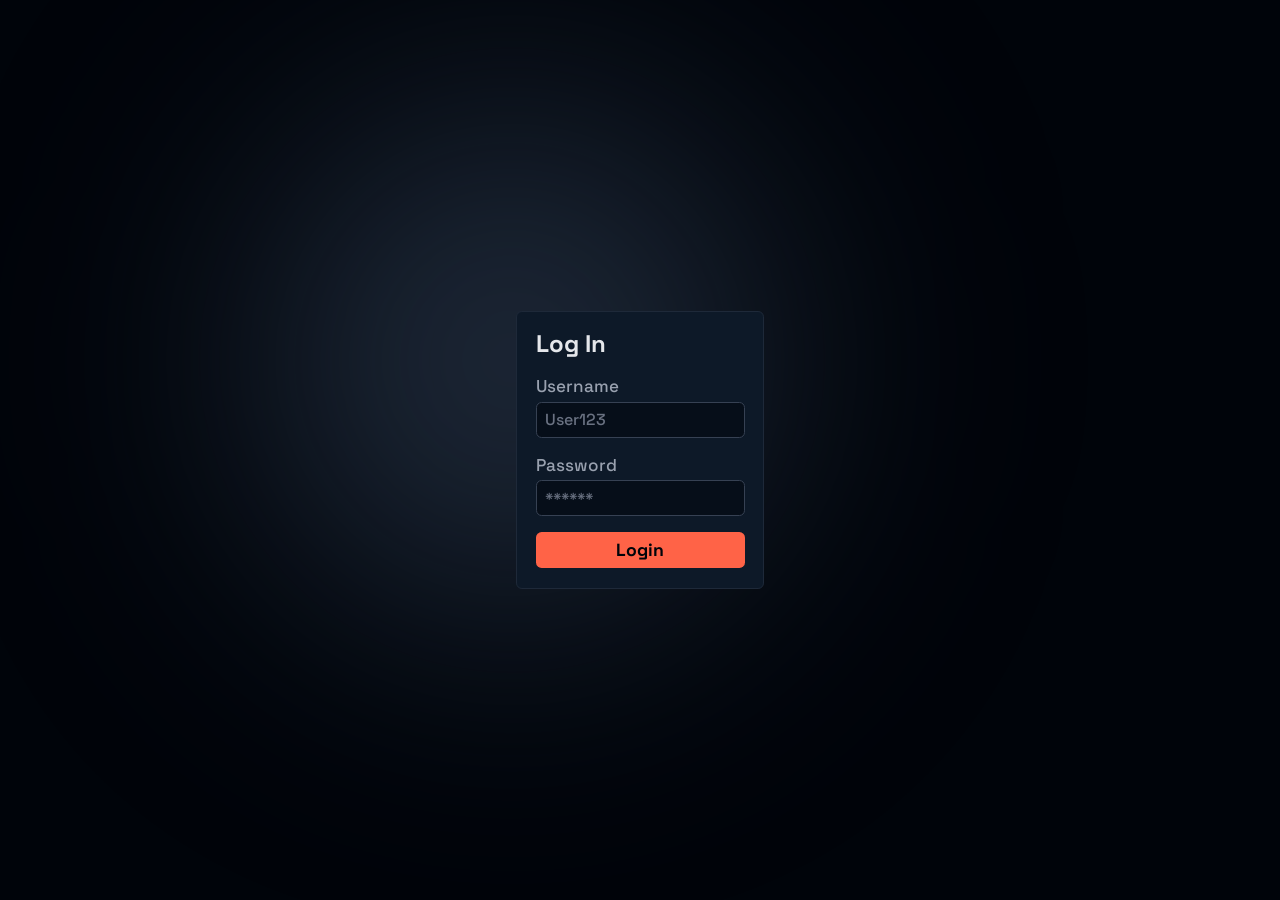
<file: password-toggle.html>
<!doctype html>
<html lang="en">

<head>
	<meta charset="UTF-8" />
	<meta name="viewport" content="width=device-width, initial-scale=1.0" />
	<title>Password Toggle</title>
	<link rel="stylesheet" href="global.css">

	<style>
		:root,
		.dark {
			--main-bg: oklch(10% 0.024 250);
			--card-bg: oklch(21% 0.034 255);
			--bg-accent: oklch(27.8% 0.033 256.848);
			--accent: tomato;
			--h2-color: oklch(92.8% 0.006 264.531);
			--label-color: oklch(70.7% 0.022 261.325);
			--input-bg: oklch(from var(--main-bg) l c h / 0.5);
			--input-border: oklch(37.3% 0.034 259.733);
			--input-text: oklch(87.2% 0.01 258.338);
			--placeholder: oklch(55.1% 0.027 264.364);
			--tooltip-text: white;
			color-scheme: dark;
		}

		/* Catppuccin Latte / light, print-friendly */
		.light {
			--main-bg: #ffffff;
			--card-bg: #f6f6f8;
			--bg-accent: #efecf4;
			--bg-accent-start: rgba(124, 124, 255, 0.06);
			--bg-accent-end: transparent;
			--accent: #7c7cff;
			--card-border: #e9e8ef;
			--button-bg: #fbfbfd;
			--button-border: #e6e6ea;
			--button-text: #1e1e2e;
			--button-hover-text: #ffffff;
			--h2-color: #1e1e2e;
			--label-color: #6b6b7c;
			--input-bg: rgba(30, 30, 46, 0.04);
			--input-border: #e6e6ea;
			--input-text: #1e1e2e;
			--placeholder: #8b8b9a;
			--tooltip-text: var(--input-text);
			color-scheme: light;
		}

		*,
		*::before,
		*::after {
			box-sizing: border-box;
			margin: 0;
			padding: 0;
			font-family: inherit;
			font-size: inherit;
		}

		body {
			margin: 0;
			background-color: var(--main-bg);
			overflow: hidden;
			font-family: var(--font-stack);
		}

		main {
			position: relative;
			isolation: isolate;

			min-block-size: 100svb;
			display: grid;
			place-content: center;
			grid-template-columns: 1fr;
			padding: 1rem;

			&::before {
				content: "";
				pointer-events: none;
				position: absolute;
				inset: 0;
				z-index: -1;
				background-image: radial-gradient(circle at 40% 40%, var(--bg-accent-start, var(--bg-accent)) 12%, var(--bg-accent-end, transparent) 40%);
				filter: blur(110px);
			}
		}

		button {
			border-radius: 0.17rem;
			cursor: pointer;
			color: var(--button-hover-text, var(--main-bg));
			background-color: var(--accent);
			border: 1px solid transparent;

			transition: opacity, color, background-color;
			transition-duration: 150ms;
			transition-timing-function: ease-in-out;

			&:focus-visible {
				outline: 2px solid var(--accent);
				outline-offset: 2px;
			}

			&:focus-visible,
			&:hover {
				color: var(--button-text, var(--accent));
				background-color: var(--button-bg, var(--bg-accent));
				border-color: var(--accent);
			}
		}

		form {
			max-width: 28rem;
			width: stretch;
			margin-inline: auto;
			padding: 1rem 1.17rem;
			padding-block-end: 1.25rem;
			border-radius: 0.37rem;
			display: grid;
			gap: 1rem;
			border: 1px solid var(--card-border, var(--bg-accent));
			background-color: var(--card-bg);
		}

		form h2 {
			font-size: 1.5rem;
			color: var(--h2-color);
		}

		form .input-group {
			display: grid;
			gap: 0.3rem;
		}

		.pass-inp-wrapper {
			display: grid;
			position: relative;

			button.pass-toggle {
				cursor: pointer;

				opacity: 0;
				position: absolute;
				inset-block-start: 0.25em;
				inset-block-end: 0.25em;
				inset-inline-end: 0.25em;

				display: grid;
				place-content: center;
				aspect-ratio: 1 / 1;

				&>* {
					grid-column: 1 / -1;
					grid-row: 1 / -1;
				}
			}

			svg {
				width: 1.2em;
				height: 1.2em;
			}
		}

		.input-group:hover,
		.input-group:focus-within {
			.pass-toggle {
				opacity: 1;
			}
		}

		@media (hover: none) {
			.pass-inp-wrapper button.pass-toggle {
				opacity: 1;
			}
		}

		form label {
			color: var(--label-color);
			font-size: 1.07rem;
			font-weight: 500;
		}

		form input {
			height: 2.25rem;
			padding: 0.3rem 0.5rem;
			border-radius: 0.35rem;
			background-color: var(--input-bg);
			border: 1.5px solid var(--input-border);
			color: var(--input-text);
			font-weight: 500;

			&:focus-visible {
				outline: none;
				border-color: var(--accent);
			}

			&::placeholder {
				color: var(--placeholder);
			}
		}

		form button[type="submit"] {
			height: 2.25rem;
			font-weight: 900;
			font-size: 1.1rem;
			border-radius: 0.35rem;
		}

		.hidden {
			visibility: hidden;
		}

		[tooltip] {
			position: relative;

			&::before {
				pointer-events: none;
				content: attr(tooltip);
				position: absolute;

				bottom: calc(100% + 0.25em);
				left: 50%;
				color: var(--tooltip-text);
				background-color: var(--main-bg);
				border: 1px solid var(--card-bg);
				border-radius: 0.35rem;
				padding: 0.3rem 0.5rem;
				font-size: 0.93rem;

				width: max-content;
				max-width: 48ch;

				opacity: 0;
				transform: translateX(-50%) translateY(0.2em);
				transition: opacity, transform;
				transition-duration: 200ms;
				transition-timing-function: ease-in-out;
			}

			&:hover::before,
			&:focus-visible::before {
				opacity: 1;
				transform: translateX(-50%) translateY(0);
			}
		}
	</style>
</head>

<body>
	<main>
		<form action="javascript:;">
			<h2>Log In</h2>

			<div class="input-group">
				<label for="username">Username</label>
				<input type="text" name="username" id="username" placeholder="User123">
			</div>

			<div class="input-group">
				<label for="password">Password</label>

				<div class="pass-inp-wrapper">
					<input type="password" name="password" id="password" placeholder="******">

					<button type="button" class="pass-toggle" onclick="togglePasswordVisibility(this)"
						tooltip="Show Password">
						<svg class="icon-eye-open" viewBox="0 0 24 24" fill="none" stroke="currentColor"
							stroke-width="2" stroke-linecap="round" stroke-linejoin="round">
							<path
								d="M2.062 12.348a1 1 0 0 1 0-.696 10.75 10.75 0 0 1 19.876 0 1 1 0 0 1 0 .696 10.75 10.75 0 0 1-19.876 0" />
							<circle cx="12" cy="12" r="3" />
						</svg>

						<svg class="icon-eye-closed hidden" viewBox="0 0 24 24" fill="none" stroke="currentColor"
							stroke-width="2" stroke-linecap="round" stroke-linejoin="round">
							<path d="m15 18-.722-3.25" />
							<path d="M2 8a10.645 10.645 0 0 0 20 0" />
							<path d="m20 15-1.726-2.05" />
							<path d="m4 15 1.726-2.05" />
							<path d="m9 18 .722-3.25" />
						</svg>
					</button>
				</div>
			</div>

			<button type="submit">Login</button>
		</form>
	</main>

	<script>
		function togglePasswordVisibility(btn) {
			const passInp = document.querySelector("input#password");
			const isHidden = passInp.getAttribute("type") === "password";

			const passInpWrapper = document.querySelector("form .pass-inp-wrapper");
			passInpWrapper.querySelectorAll(".hidden").forEach((el) => {
				el.classList.remove("hidden");
			});

			if (isHidden) {
				passInp.setAttribute("type", "text");
				passInpWrapper.querySelector(".icon-eye-open").classList.add("hidden");
				btn.setAttribute("tooltip", "Hide Password");
			} else {
				passInp.setAttribute("type", "password");
				passInpWrapper.querySelector(".icon-eye-closed").classList.add("hidden");
				btn.setAttribute("tooltip", "Show Password");
			}
		}
	</script>
</body>

</html>
</file>
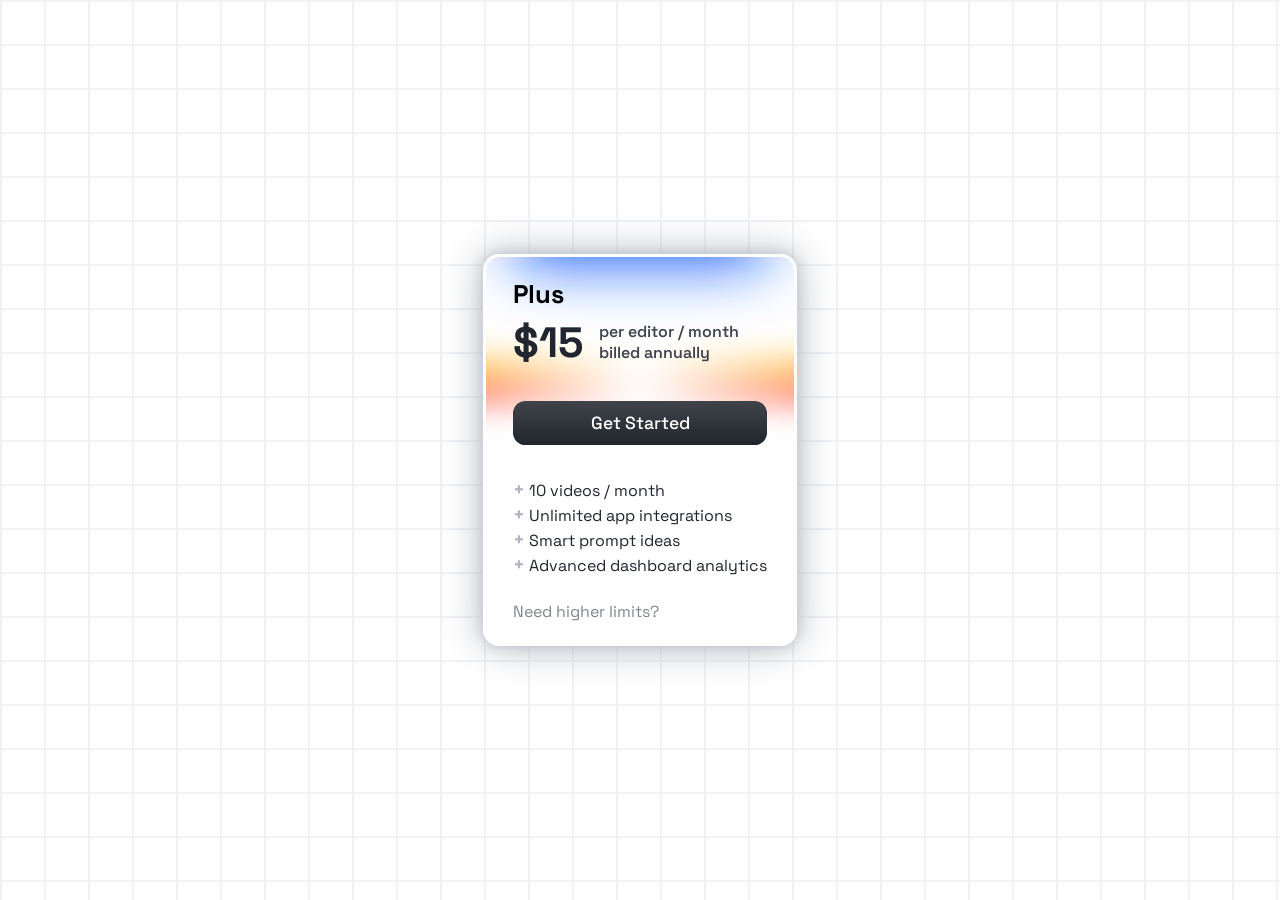
<file: pricing-card.html>
<!DOCTYPE html>
<html lang="en">

<head>
	<meta charset="UTF-8">
	<meta name="viewport" content="width=device-width, initial-scale=1.0">
	<title>Pricing Card</title>

	<style>
		@import url("https://fonts.googleapis.com/css2?family=Space+Grotesk:wght@300..700&display=swap");

		* {
			margin: 0;
			padding: 0;
			box-sizing: border-box;
			font-family: inherit;
			font-size: inherit;
			color: inherit;
		}

		body {
			font-family: "Space Grotesk", system-ui;
		}

		li {
			list-style: none;
		}

		main {
			display: grid;
			min-block-size: 100svb;
			place-content: center;
			padding-block: 3rem;

			--clr: #eff1f4;
			--width: 2px;
			background: repeating-linear-gradient(var(--clr) 0 var(--width), transparent var(--width), transparent 44px),
				repeating-linear-gradient(90deg, var(--clr) 0 var(--width), transparent var(--width), transparent 44px);
		}

		.card {
			border-radius: 1rem;
			padding: 1.3rem 1.7rem;
			display: grid;
			gap: 2rem;
			border: 0.2rem solid transparent;

			/* background:
				radial-gradient(ellipse 60% 15% at 50% -5%, oklch(54.6% 0.245 262.881) 10%, transparent) padding-box,
				radial-gradient(ellipse 40% 15% at -24% 46%, oklch(63.7% 0.237 25.331), transparent) padding-box,
				radial-gradient(ellipse 40% 15% at 125% 44%, oklch(63.7% 0.237 25.331), transparent) padding-box,
				radial-gradient(ellipse 65% 25% at -40% 37%, oklch(87.9% 0.169 91.605), transparent) padding-box,
				radial-gradient(ellipse 60% 20% at 125% 37%, oklch(87.9% 0.169 91.605), transparent) padding-box,
				linear-gradient(to bottom, white, white) border-box; */

			background: white;
			box-shadow:
				0 0 12px #c0c5cf,
				0 0 40px #b0b5bf;
			position: relative;
			isolation: isolate;
			overflow: clip;

			.svg-bg {
				position: absolute;
				height: stretch;
				width: stretch;
				z-index: -1;
			}
		}

		.card .top {
			display: grid;
			gap: 0.3rem;
		}

		.card button {
			border: none;
			background: linear-gradient(to bottom, #40444a, #20262d);
			color: white;
			font-weight: 500;
			font-size: 1.1rem;
			padding: 0.7rem;
			border-radius: 0.7em;
			transition: filter 0.2s;
			cursor: pointer;

			&:hover,
			&:focus-visible {
				filter: brightness(85%);
			}
		}

		.card h2 {
			font-size: 1.6rem;
		}

		.card .billing {
			display: flex;
			gap: 1rem;
			align-items: center;

			.price {
				font-size: 2.65rem;
				font-weight: 800;
				color: #20252f;
			}
		}

		.card .billing-details {
			color: #40454f;
			display: flex;
			flex-direction: column;

			span {
				font-weight: 600;
			}
		}

		.bottom {
			display: grid;
			gap: 1.5rem;
		}

		.card li {
			color: #20252f;

			.icon {
				font-size: 1.2em;
				font-weight: 900;
				color: #b0b5bf;
				user-select: none;
			}
		}

		.bottom a {
			width: fit-content;
			color: #80868f;
			text-underline-offset: 2px;
			text-decoration-thickness: 0px;
			text-decoration-color: transparent;
			transition: all 0.2s;

			&:hover,
			&:focus-visible {
				text-decoration-thickness: 0.1em;
				text-decoration-color: #c5c8cf;
			}
		}
	</style>

</head>

<body>
	<main>
		<div class="card">
			<svg class="svg-bg" viewBox="0 0 100 100" preserveAspectRatio="none">
				<defs>
					<filter id="blur-strong">
						<feGaussianBlur stdDeviation="10" />
					</filter>

					<filter id="blur-soft">
						<feGaussianBlur stdDeviation="5" />
					</filter>

					<linearGradient id="yellow-gradient">
						<stop offset="0%" stop-color="oklch(82.8% 0.189 84.429)" />
						<stop offset="50%" stop-color="white" />
						<stop offset="100%" stop-color="oklch(82.8% 0.189 84.429)" />
					</linearGradient>

					<linearGradient id="red-gradient">
						<stop offset="0%" stop-color="oklch(63.7% 0.237 25.331)" />
						<stop offset="50%" stop-color="white" />
						<stop offset="100%" stop-color="oklch(63.7% 0.237 25.331)" />
					</linearGradient>
				</defs>

				<g filter="url(#blur-strong)">
					<rect width="100" height="100" fill="transparent" />
					<rect x="10" y="-48" width="80" height="50" fill="oklch(54.6% 0.245 262.881)" />
				</g>

				<g filter="url(#blur-soft)">
					<rect width="100" height="100" fill="transparent" />

					<rect x="-25" y="32" width="150" height="10" fill="url(#yellow-gradient)" />
					<rect x="-25" y="40" width="150" height="8" fill="url(#red-gradient)" />
				</g>
			</svg>

			<div class="top">
				<h2>Plus</h2>
				<div class="billing">
					<span class="price">$15</span>
					<div class="billing-details">
						<span>per editor / month</span>
						<span>billed annually</span>
					</div>
				</div>
			</div>

			<button>Get Started</button>

			<div class="bottom">
				<ul>
					<li>
						<span class="icon">+</span>
						<span>10 videos / month</span>
					</li>

					<li>
						<span class="icon">+</span>
						<span>Unlimited app integrations</span>
					</li>

					<li>
						<span class="icon">+</span>
						<span>Smart prompt ideas</span>
					</li>

					<li>
						<span class="icon">+</span>
						<span>Advanced dashboard analytics</span>
					</li>
				</ul>

				<a href="#">Need higher limits?</a>
			</div>
		</div>
	</main>
</body>

</html>
</file>
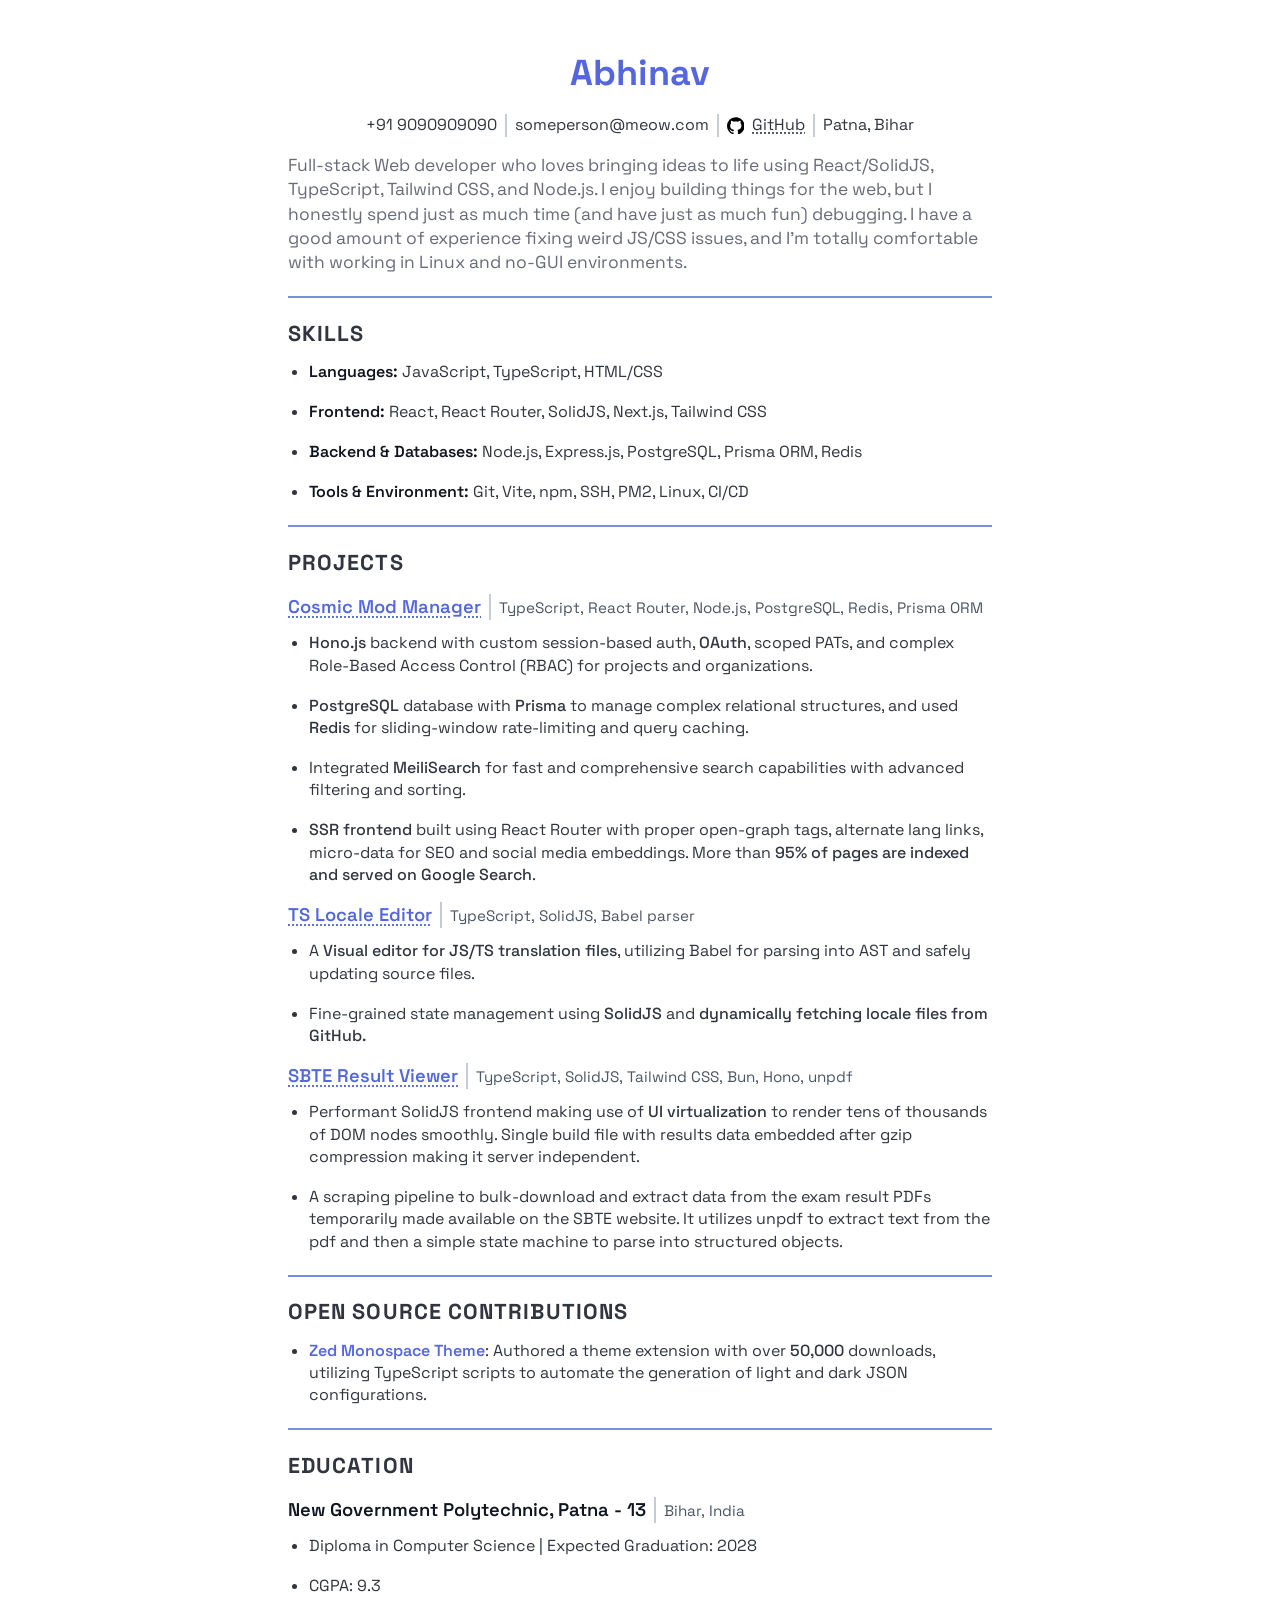
<file: resume.html>
<!DOCTYPE html>
<html lang="en">

<head>
	<meta charset="UTF-8">
	<meta name="viewport" content="width=device-width, initial-scale=1.0">
	<link rel="stylesheet" href="global.css">
	<title>Abhinav5383 - résumé</title>

	<style>
		:root {
			color-scheme: light;
			--accent-blue: lch(46.99% 67.34 288.55);
			--text-primary: #10151f;
			--text-secondary: #30353f;
			--text-tertiary: #80858f;
			--vertical-separator: #c6cbd6;
			--horizontal-separator: lch(60.35% 45.33 280.39);
		}

		* {
			text-box-trim: trim-both;
			text-box-edge: cap alphabetic;
		}

		body {
			max-width: 50rem;
			padding: 3rem;
			margin-inline: auto;
			color: var(--text-secondary);
			background-color: white;
			line-height: 1.4;
		}

		h1,
		h2,
		h3 {
			margin: 0;
			padding: 0;
		}

		a {
			display: inline-flex;
			align-items: center;
			justify-content: center;
			gap: 0.5em;
			text-decoration: none;
			color: inherit;
		}

		a:hover,
		a:focus-visible {
			text-decoration-style: solid;
		}

		.link {
			text-decoration: underline;
			text-decoration-style: dotted;
			text-decoration-color: lch(from currentColor l c h / 0.5);
			text-underline-offset: 0.15em;
		}

		.bold {
			font-weight: 600;
		}

		.black {
			color: var(--text-primary);
		}

		.accent {
			color: var(--accent-blue);
		}

		em {
			font-weight: 500;
			font-style: normal;
		}

		.complementary {
			color: #4b5563;
			font-size: 0.95rem;
			font-weight: normal;
		}

		ul {
			padding-inline-start: 1.3em;
			margin-block-start: 0.75em;
		}

		li:not(:first-child) {
			margin-block-start: 1.1em;
		}

		/* ----------------------------------------------- */

		h1 {
			font-size: 2.25rem;
		}

		h2 {
			font-size: 1.35rem;
			color: var(--text-secondary);
			letter-spacing: 0.05em;
			text-transform: uppercase;
		}

		h3 {
			display: flex;
			align-items: center;
			justify-content: start;
			gap: 0.5rem;
			font-size: 1.15rem;
			color: var(--text-primary);
		}

		header {
			display: grid;
			justify-items: center;
			gap: 1rem;
		}

		header h1 {
			color: var(--accent-blue);
		}

		.contact-info {
			display: flex;
			align-items: center;
			color: var(--text-secondary);
		}

		.contact-info>* {
			padding-inline: 0.5em;
		}

		.contact-info>*:not(:last-child) {
			border-inline-end: 2px solid var(--vertical-separator);
		}

		.summary {
			color: #686b78;
			font-size: 1.09rem;
		}

		.section {
			margin-block-start: 1.35rem;
			padding-block-start: 1.3rem;
			border-block-start: 2px solid var(--horizontal-separator);
		}

		.sub-section {
			margin-block-start: 1em;
		}

		.sub-section h3>*:not(:last-child) {
			padding-inline-end: 0.5rem;
			border-inline-end: 2px solid var(--vertical-separator);
		}
	</style>
</head>

<body>
	<header>
		<h1>Abhinav</h1>

		<div class="contact-info">
			<a href="tel:+919090909090">+91 9090909090</a>
			<a href="mailto:someperson@meow.com">someperson@meow.com</a>
			<a class="link" href="https://github.com/Abhinav5383">
				<svg viewBox="0 0 24 24">
					<title>GitHub</title>
					<path
						d="M12 .297c-6.63 0-12 5.373-12 12 0 5.303 3.438 9.8 8.205 11.385.6.113.82-.258.82-.577 0-.285-.01-1.04-.015-2.04-3.338.724-4.042-1.61-4.042-1.61C4.422 18.07 3.633 17.7 3.633 17.7c-1.087-.744.084-.729.084-.729 1.205.084 1.838 1.236 1.838 1.236 1.07 1.835 2.809 1.305 3.495.998.108-.776.417-1.305.76-1.605-2.665-.3-5.466-1.332-5.466-5.93 0-1.31.465-2.38 1.235-3.22-.135-.303-.54-1.523.105-3.176 0 0 1.005-.322 3.3 1.23.96-.267 1.98-.399 3-.405 1.02.006 2.04.138 3 .405 2.28-1.552 3.285-1.23 3.285-1.23.645 1.653.24 2.873.12 3.176.765.84 1.23 1.91 1.23 3.22 0 4.61-2.805 5.625-5.475 5.92.42.36.81 1.096.81 2.22 0 1.606-.015 2.896-.015 3.286 0 .315.21.69.825.57C20.565 22.092 24 17.592 24 12.297c0-6.627-5.373-12-12-12" />
				</svg>
				<span>
					GitHub
				</span>
			</a>

			<span>Patna, Bihar</span>
		</div>

		<p class="summary">
			Full-stack Web developer who loves bringing ideas to life using React/SolidJS, TypeScript, Tailwind CSS, and Node.js.

			I enjoy building things for the web, but I honestly spend just as much time (and have just as much fun)
			debugging. I have a good amount of experience fixing weird JS/CSS issues, and I'm totally comfortable
			with working in Linux and no-GUI environments.
		</p>
	</header>

	<main>
		<section class="section">
			<h2>Skills</h2>

			<ul>
				<li>
					<span class="bold black">Languages:</span> JavaScript, TypeScript, HTML/CSS
				</li>
				<li>
					<span class="bold black">Frontend:</span> React, React Router, SolidJS, Next.js, Tailwind CSS
				</li>
				<li>
					<span class="bold black">Backend & Databases:</span> Node.js, Express.js, PostgreSQL, Prisma ORM,
					Redis
				</li>
				<li>
					<span class="bold black">Tools & Environment:</span> Git, Vite, npm, SSH, PM2, Linux, CI/CD
				</li>
			</ul>
		</section>

		<section class="section">
			<h2>Projects</h2>

			<section class="sub-section">
				<h3>
					<a class="link bold accent" href="https://github.com/PuzzlesHQ/cosmic-mod-manager">
						Cosmic Mod Manager
					</a>
					<span class="complementary">TypeScript, React Router, Node.js, PostgreSQL, Redis, Prisma ORM</span>
				</h3>

				<ul>
					<li>
						<em>Hono.js</em> backend with custom session-based auth, <em>OAuth</em>, scoped
						PATs, and complex Role-Based Access Control (RBAC) for projects and organizations.
					</li>
					<li>
						<em>PostgreSQL</em> database with <em>Prisma</em> to manage complex relational
						structures, and used <em>Redis</em> for sliding-window rate-limiting and query caching.
					</li>
					<li>
						Integrated <em>MeiliSearch</em> for fast and comprehensive search capabilities with advanced
						filtering and sorting.
					</li>
					<li>
						<em>SSR frontend</em> built using React Router with proper open-graph tags, alternate lang
						links,
						micro-data
						for SEO and social media embeddings. More than <em>95% of pages are indexed and served on
							Google Search</em>.
					</li>
				</ul>
			</section>

			<section class="sub-section">
				<h3>
					<a class="link bold accent" href="https://github.com/Abhinav5383/ts-locale-editor">TS Locale
						Editor</a>
					<span class="complementary">TypeScript, SolidJS, Babel parser</span>
				</h3>
				<ul>
					<li>
						A <em>Visual editor for JS/TS translation files</em>, utilizing Babel for parsing into AST and
						safely updating source files.
					</li>
					<li>
						Fine-grained state management using <em>SolidJS</em> and <em>dynamically fetching locale
							files from GitHub.</em>
					</li>
				</ul>
			</section>

			<section class="sub-section">
				<h3>
					<a class="link bold accent" href="https://github.com/Abhinav5383/sbte-result-viewer">
						SBTE Result Viewer
					</a>
					<span class="complementary">TypeScript, SolidJS, Tailwind CSS, Bun, Hono, unpdf</span>
				</h3>
				<ul>
					<li>
						Performant SolidJS frontend making use of <em>UI virtualization</em> to render tens of thousands
						of DOM nodes smoothly. Single build file with results data embedded after gzip compression
						making it server independent.
					</li>
					<li>
						A scraping pipeline to bulk-download and extract data from the exam result PDFs temporarily made
						available on the SBTE website. It utilizes unpdf to extract text from the pdf and then a simple
						state machine to parse into structured objects.
					</li>
				</ul>

			</section>
		</section>

		<section class="section">
			<h2>Open Source Contributions</h2>

			<ul>
				<li>
					<a href="https://zed.dev/extensions/monospace-theme" class="bold accent">Zed Monospace Theme</a>:
					Authored a theme extension with over <em>50,000</em> downloads, utilizing TypeScript scripts to
					automate the
					generation of light and dark JSON configurations.
				</li>
			</ul>
		</section>

		<section class="section">
			<h2>Education</h2>
			<section class="sub-section">

				<h3>
					<span class="bold black">New Government Polytechnic, Patna - 13</span> <span
						class="complementary">Bihar,
						India
					</span>
				</h3>
				<ul>
					<li>Diploma in Computer Science | Expected Graduation: 2028</li>
					<li>CGPA: 9.3</li>
				</ul>
			</section>
		</section>
	</main>

</body>

</html>
</file>
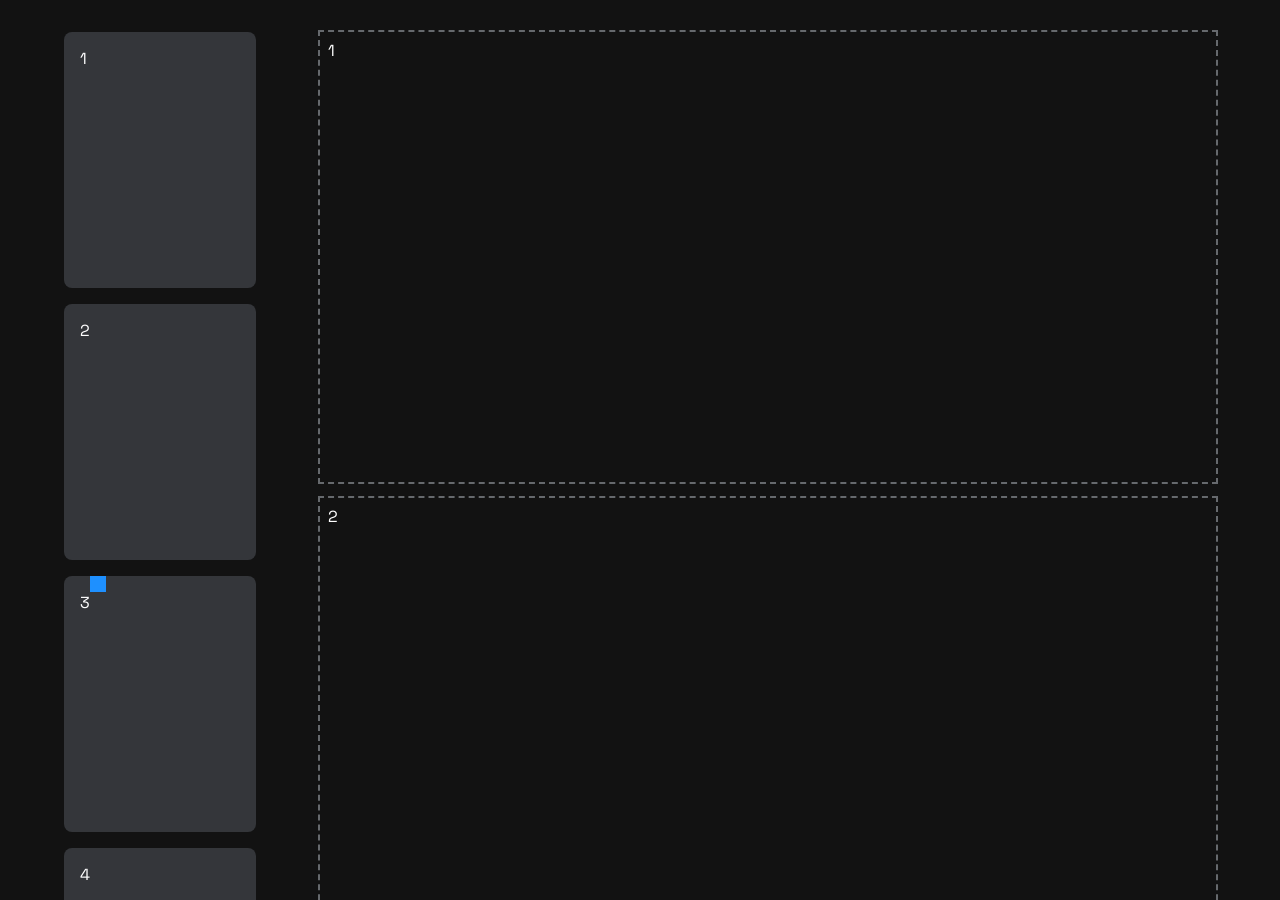
<file: two-way-pointers.html>
<!DOCTYPE html>
<html lang="en">
<head>
	<meta charset="UTF-8">
	<meta name="viewport" content="width=device-width, initial-scale=1.0">
	<title>Two Way Linked Pointer</title>
	<link rel="stylesheet" href="global.css">


	<style>
		main {
			display: grid;
			grid-template-columns: auto 1fr;
			padding: 0 2rem;
			block-size: 100vb;
		}

		aside, article {
			max-block-size: stretch;
			overflow-y: auto;
			scrollbar-gutter: stable;
			scrollbar-width: none;
			padding: 2rem;

			display: grid;
			gap: 1rem;
			align-content: start;
		}

		.card {
			width: 12rem;
			padding: 1rem;
			border-radius: 0.5rem;
			min-height: 16rem;
			background-color: #34363a;
			position: relative;
		}

		article section {
			min-height: 50vb;
			padding: 0.5rem;
			outline: 2px dashed #66696D;
		}

		.card.pointer {
			anchor-name: --active-pointer-card;
		}

		section.pointer {
			anchor-name: --active-pointer-section;
		}

		.card.pointer::after {
			content: "";
			position: absolute;
			width: 1rem;
			background-color: dodgerblue;
			height: 1rem;

			top: 0;
			bottom: anchor(top --active-pointer-section);
		}
	</style>

</head>
<body>

	<main>
		<aside>
			<div class="card">1</div>
			<div class="card">2</div>
			<div class="card pointer">3</div>
			<div class="card">4</div>
			<div class="card">5</div>
			<div class="card">6</div>
			<div class="card">7</div>
			<div class="card">8</div>
			<div class="card">9</div>
			<div class="card">10</div>
		</aside>

		<article>
			<section>1</section>
			<section>2</section>
			<section class="pointer">3</section>
			<section>4</section>
			<section>5</section>
		</article>
	</main>

</body>
</html>
</file>
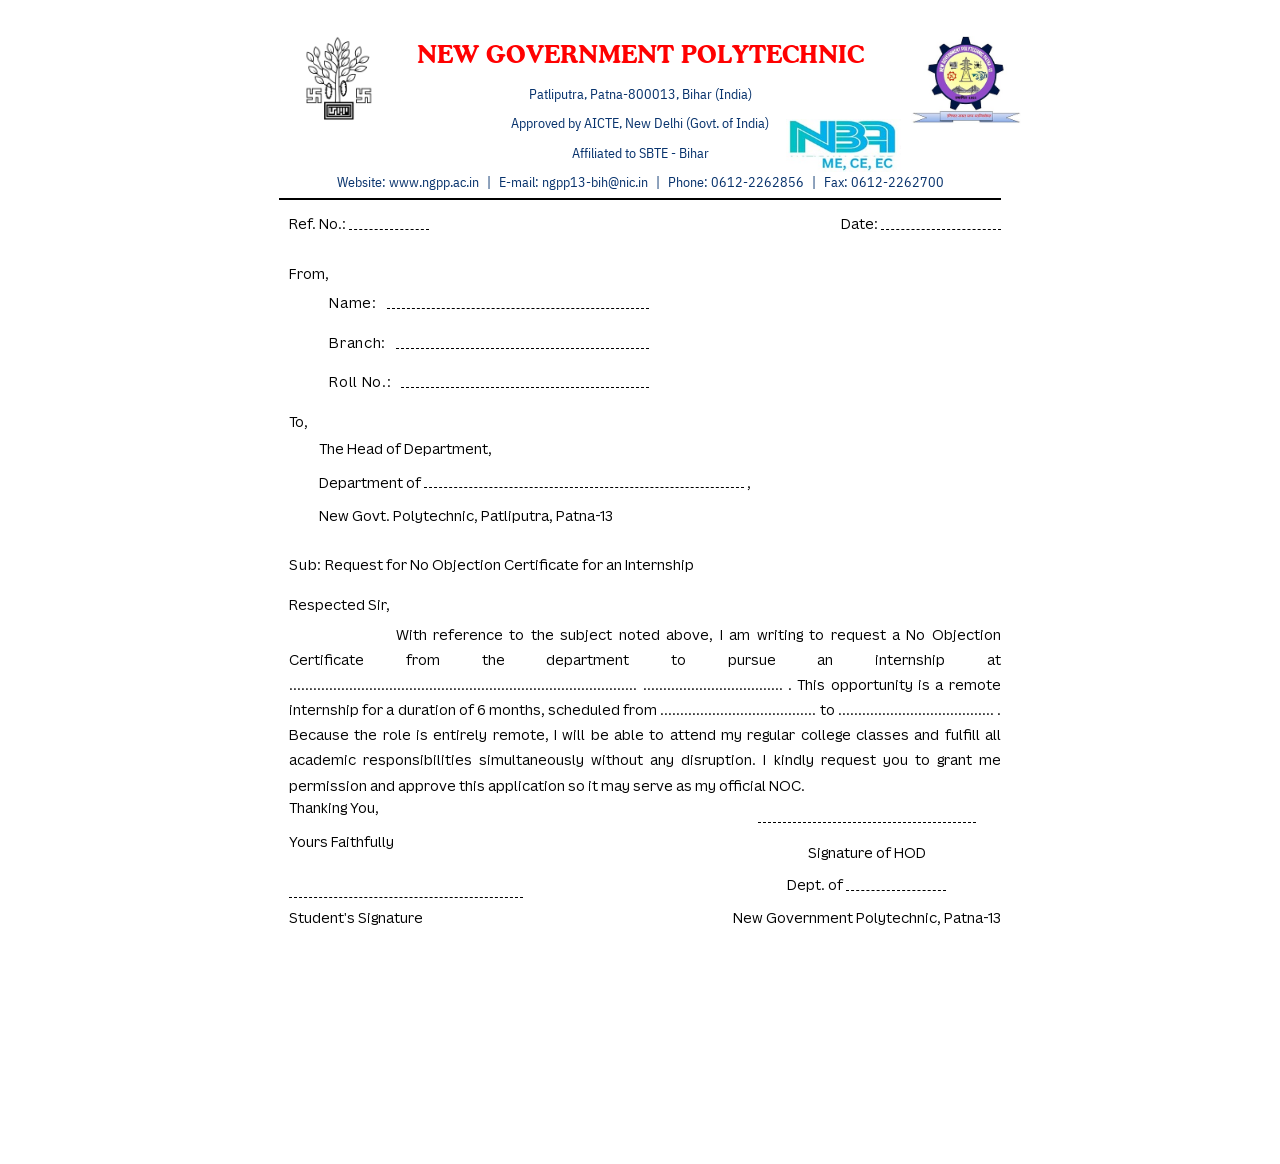
<file: noc/noc-form.html>
<!DOCTYPE html>
<html lang="en">

<head>
    <meta charset="UTF-8">
    <meta name="viewport" content="width=device-width, initial-scale=1.0">
    <link rel="stylesheet" href="../global.css">
    <title>NOC</title>

    <style>
        @font-face {
            font-family: 'CooperLtBt';
            font-style: normal;
            font-weight: normal;
            font-display: swap;
            src: url('./fonts/CooperLtBT.ttf') format('truetype');
        }

        @font-face {
            font-family: 'CanvaSans';
            font-style: normal;
            font-weight: normal;
            font-display: swap;
            src: url('./fonts/CanvaSans-VF.ttf') format('truetype');
        }

        @font-face {
            font-family: 'IBMPlexSans';
            font-style: normal;
            font-weight: normal;
            font-display: swap;
            src: url('./fonts/IBMPlexSansCondensed.ttf') format('truetype');
        }

        html,
        body {
            font-family: "CanvaSans", system-ui;
        }

        :root {
            color-scheme: light;
            --accent-blue: lch(46.99% 67.34 288.55);
            --text-primary: #10151f;
            --text-secondary: #30353f;
            --text-tertiary: #80858f;
            --vertical-separator: #c6cbd6;
            --horizontal-separator: lch(60.35% 45.33 280.39);
        }

        * {
            text-box-trim: trim-both;
            text-box-edge: cap alphabetic;
        }

        body {
            background-color: white;
            line-height: 1.4;
            color: black;
        }

        h1,
        h2,
        h3 {
            margin: 0;
            padding: 0;
        }

        a {
            display: inline-flex;
            align-items: center;
            justify-content: center;
            gap: 0.5em;
            text-decoration: none;
            color: inherit;
        }

        a:hover,
        a:focus-visible {
            text-decoration-style: solid;
        }

        .link {
            text-decoration: underline;
            text-decoration-style: dotted;
            text-decoration-color: lch(from currentColor l c h / 0.5);
            text-underline-offset: 0.15em;
        }

        .bold {
            font-weight: 600;
        }

        .black {
            color: var(--text-primary);
        }

        .accent {
            color: var(--accent-blue);
        }

        em {
            font-weight: 500;
            font-style: normal;
        }

        .complementary {
            color: #4b5563;
            font-size: 0.95rem;
            font-weight: normal;
        }

        ul {
            padding-inline-start: 1.3em;
            margin-block-start: 0.75em;
        }

        li:not(:first-child) {
            margin-block-start: 1.1em;
        }

        /* ----------------------------------------------- */

        body {
            display: grid;
        }

        .noc {
            margin-inline: auto;
            width: min(100%, 210mm);
            padding: 36px;
            aspect-ratio: 210 / 297;
            display: grid;
            grid-template-rows: auto 1fr;
        }

        header {
            display: flex;
            flex-direction: column;
            align-items: center;
            justify-content: center;
            gap: 12px;
            padding: 4px;
            border-block-end: 2px black solid;
            position: relative;

            h1 {
                font-family: "CooperLtBt", system-ui;
                font-weight: 700;
                color: #ff0101;
                font-size: 24px;
            }

            .header-others {
                display: grid;
                justify-items: center;
                gap: 10px;
                font-size: 14px;
                color: #08336d;
                font-family: "IBMPlexSans", system-ui;

                .info {
                    display: flex;
                    gap: 8px;
                    align-items: baseline;
                }
            }

            .bihar-gov {
                position: absolute;
                width: 140px;
                height: auto;
                left: -10px;
                top: -4px;
            }

            .ngp {
                position: absolute;
                width: 110px;
                height: auto;
                right: -20px;
                top: 0px;
            }

            .nba {
                position: absolute;
                width: 115px;
                height: auto;
                right: 100px;
                bottom: 26px;
            }
        }

        main {
            display: grid;
            padding: 14px 0 0 10px;
            font-size: 14px;
            font-weight: 500;

            span {
                display: inline-block;
            }

            pre {
                font-size: inherit;
                font-family: inherit;
            }

            .date {
                display: flex;
                align-items: baseline;
                justify-content: space-between;
            }

            .main-text {
                margin-block-start: 0.7ch;
                line-height: 180%;

                &::before {
                    content: "";
                    display: inline-block;
                    width: 10ch;
                }
            }
        }
    </style>
</head>

<body>
    <div class="noc">
        <header>
            <h1>NEW GOVERNMENT POLYTECHNIC</h1>
            <div class="header-others">
                <span>Patliputra, Patna-800013, Bihar (India)</span>
                <span>Approved by AICTE, New Delhi (Govt. of India)</span>
                <span>Affiliated to SBTE - Bihar</span>

                <div class="info">
                    Website: www.ngpp.ac.in <span>|</span> E-mail: ngpp13-bih@nic.in <span>|</span> Phone: 0612-2262856
                    <span>|</span> Fax: 0612-2262700
                </div>
            </div>
            <img src="./bihar-govt.png" alt="bihar-gov" class="bihar-gov" />
            <img src="./ngp.jpg" alt="ngp" class="ngp" />
            <img src="./nba.jpg" alt="nba" class="nba" />
        </header>
        <main>
            <div>
                <div class="date">
                    <span>Ref. No.: <div style="display: inline-block; width: 8ch; translate: 0 1px; border-bottom: 1px dashed black;"></div></span>
                    <span>Date: <div style="display: inline-block; width: 12ch; translate: 0 1px; border-bottom: 1px dashed black;"></div></span>
                </div>
                <span style="margin-block-start: 3ch;">From,</span>
                <div
                    style="margin-block-start: 1ch; margin-inline-start: 4ch; display: grid; gap: 1ch; width: 32ch; overflow: hidden;">
                    <div style="display: grid; grid-template-columns: auto 1fr; gap: 1ch; align-items: baseline;">
                        <span style="letter-spacing: 0.07ch; margin-bottom: 1ch;">Name:</span>
                        <div style="translate: 0 1px; border-bottom: 1px dashed black;"></div>
                    </div>
                    <div style="display: grid; grid-template-columns: auto 1fr; gap: 1ch; align-items: baseline;">
                        <span style="letter-spacing: 0.07ch; margin-bottom: 1ch;">Branch:</span>
                        <div style="translate: 0 1px; border-bottom: 1px dashed black;"></div>
                    </div>
                    <div style="display: grid; grid-template-columns: auto 1fr; gap: 1ch; align-items: baseline;">
                        <span style="letter-spacing: 0.07ch; margin-bottom: 1ch;">Roll&nbsp;No.:</span>
                        <div style="translate: 0 1px; border-bottom: 1px dashed black;"></div>
                    </div>
                </div>

                <span style="margin-block-start: 1ch;">To,</span>
                <div style="margin-inline-start: 3ch; margin-block-start: 0.7ch;">
                    The Head of Department,
                </div>
                <div style="margin-inline-start: 3ch; margin-block-start: 1.5ch;">
                    Department of <div
                        style="display: inline-block; width: 32ch; margin-inline-end: 0.3ch; border-bottom: 1px dashed black;">
                    </div>,
                </div>
                <div style="margin-inline-start: 3ch; margin-block-start: 1.3ch;">
                    New Govt. Polytechnic, Patliputra, Patna-13
                </div>

                <span style="margin-block-start: 3ch;">
                    <span style="letter-spacing: 0.07ch;">Sub:</span> Request for No Objection Certificate for an
                    Internship
                </span>

                <br />
                <span style="margin-block-start: 2ch;">Respected Sir,</span>
                <p class="main-text" style="text-align: justify;">
                    With reference to the subject noted above, I am writing to request a No Objection Certificate from
                    the
                    department to pursue an internship at
                    .......................................................................................
                    ................................... . This opportunity is a remote internship for a
                    duration of 6 months, scheduled from ....................................... to
                    ....................................... .
                    Because the role is entirely remote, I will be able to attend my regular college classes and fulfill
                    all
                    academic responsibilities simultaneously without any disruption. I kindly request you to grant me
                    permission and approve this application so it may serve as my official NOC.
                </p>
            </div>

            <div
                style="align-self: end; display: grid; grid-template-columns: max-content 1fr max-content; align-items: end; padding-block-end: 20ch;">
                <div style="display: grid; place-content: end; gap: 1.5ch;">
                    <span>Thanking You,</span>
                    <span>Yours Faithfully</span>

                    <span style="border-block-start: 1px dashed black; padding:1ch 10ch 0 0; margin-block-start: 3ch;">Student's Signature</span>
                </div>

                <span></span>

                <div style="display: grid; justify-items: center; gap: 1.3ch;">
                    <span style="border-block-start: 1px dashed black; padding: 2ch 5ch 0;">Signature of HOD</span>
                    <span>Dept. of <div style="display: inline-block; width: 10ch; translate: 0 1px; border-bottom: 1px dashed black;"></div></span>
                    <span>New Government Polytechnic, Patna-13</span>
                </div>
            </div>
        </main>
    </div>

</body>

</html>
</file>
<file: global.css>
@import url("https://fonts.googleapis.com/css2?family=Space+Grotesk:wght@300..700&display=swap");
@import url("https://necolas.github.io/normalize.css/8.0.1/normalize.css");

:root {
    color-scheme: dark;
    interpolate-size: allow-keywords;
}

* {
    margin: 0;
    padding: 0;
    box-sizing: border-box;
    font-size: inherit;
    font-family: inherit;
}

html,
body {
    font-family: "Space Grotesk", system-ui, -apple-system, BlinkMacSystemFont, "Segoe UI", sans-serif;
    scrollbar-width: thin;
}

@layer base {
    svg {
        width: 1.1em;
        height: 1.1em;
    }
}
</file>
